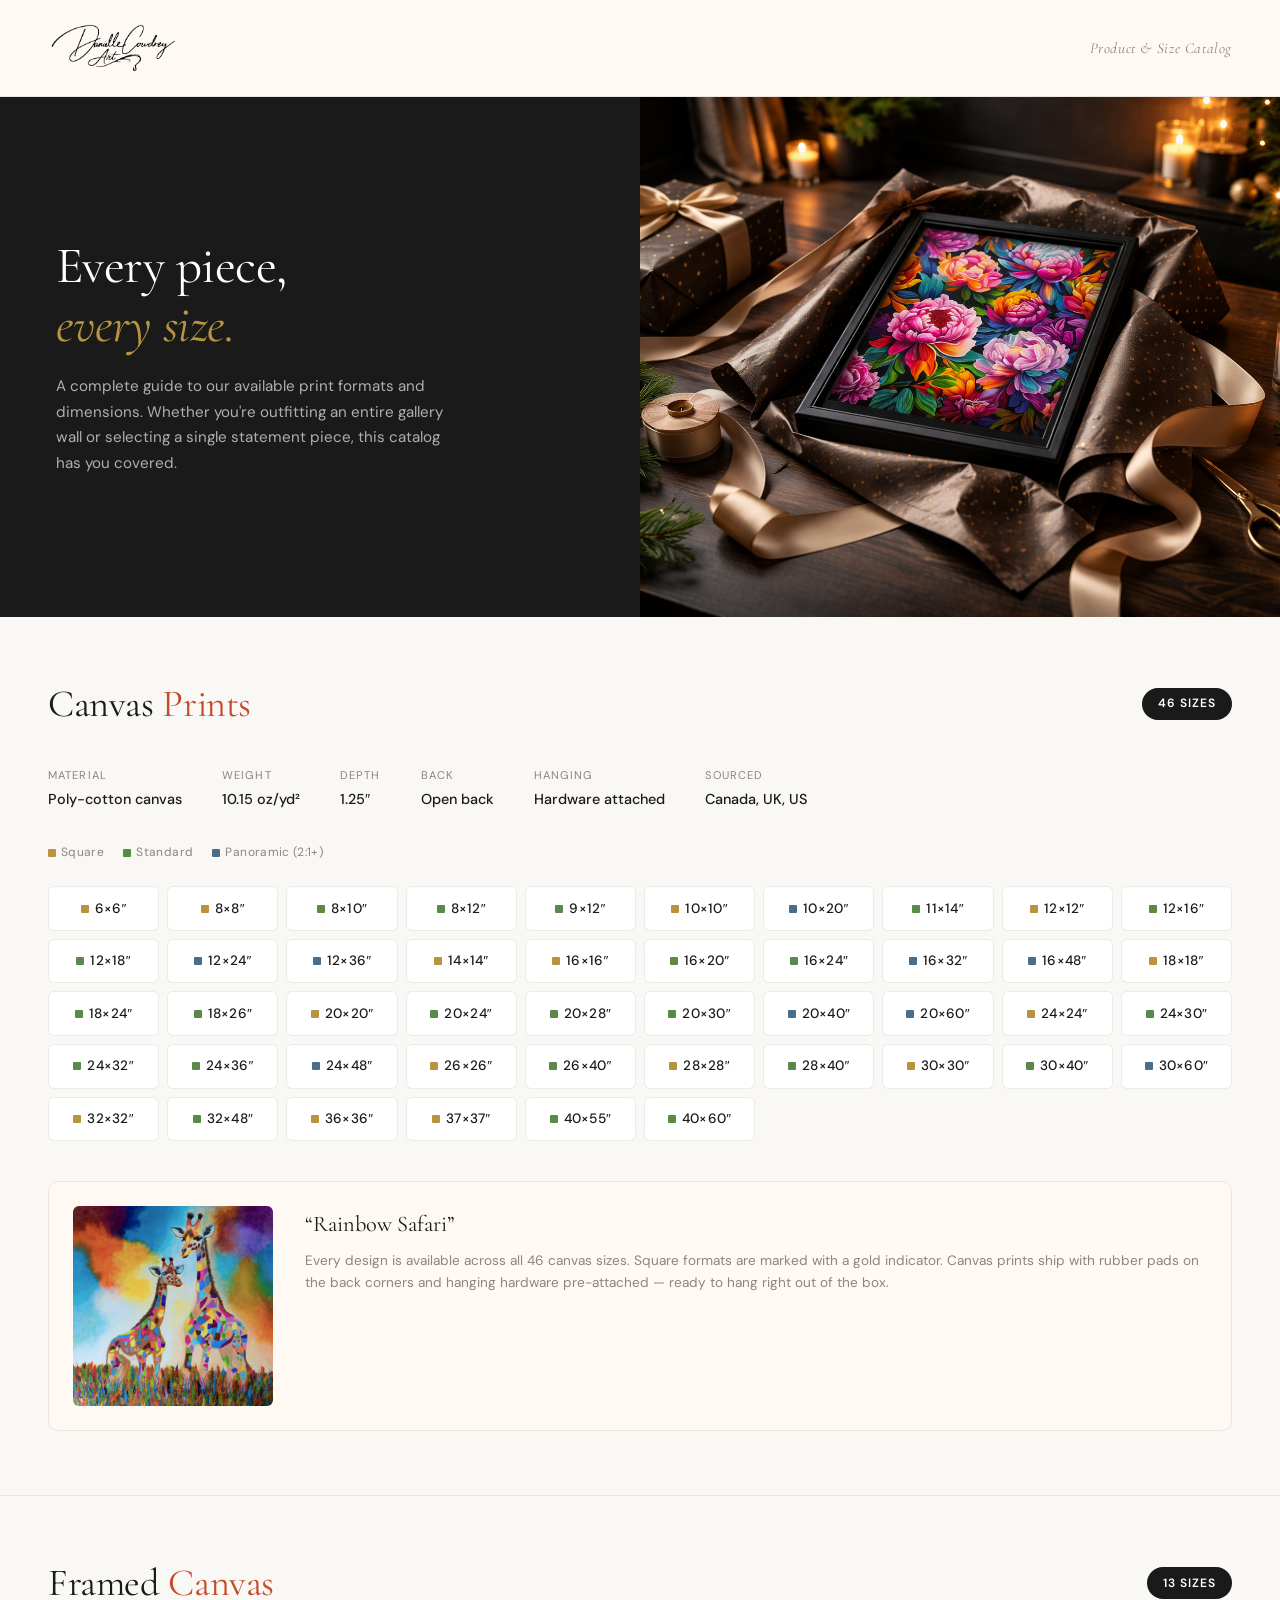
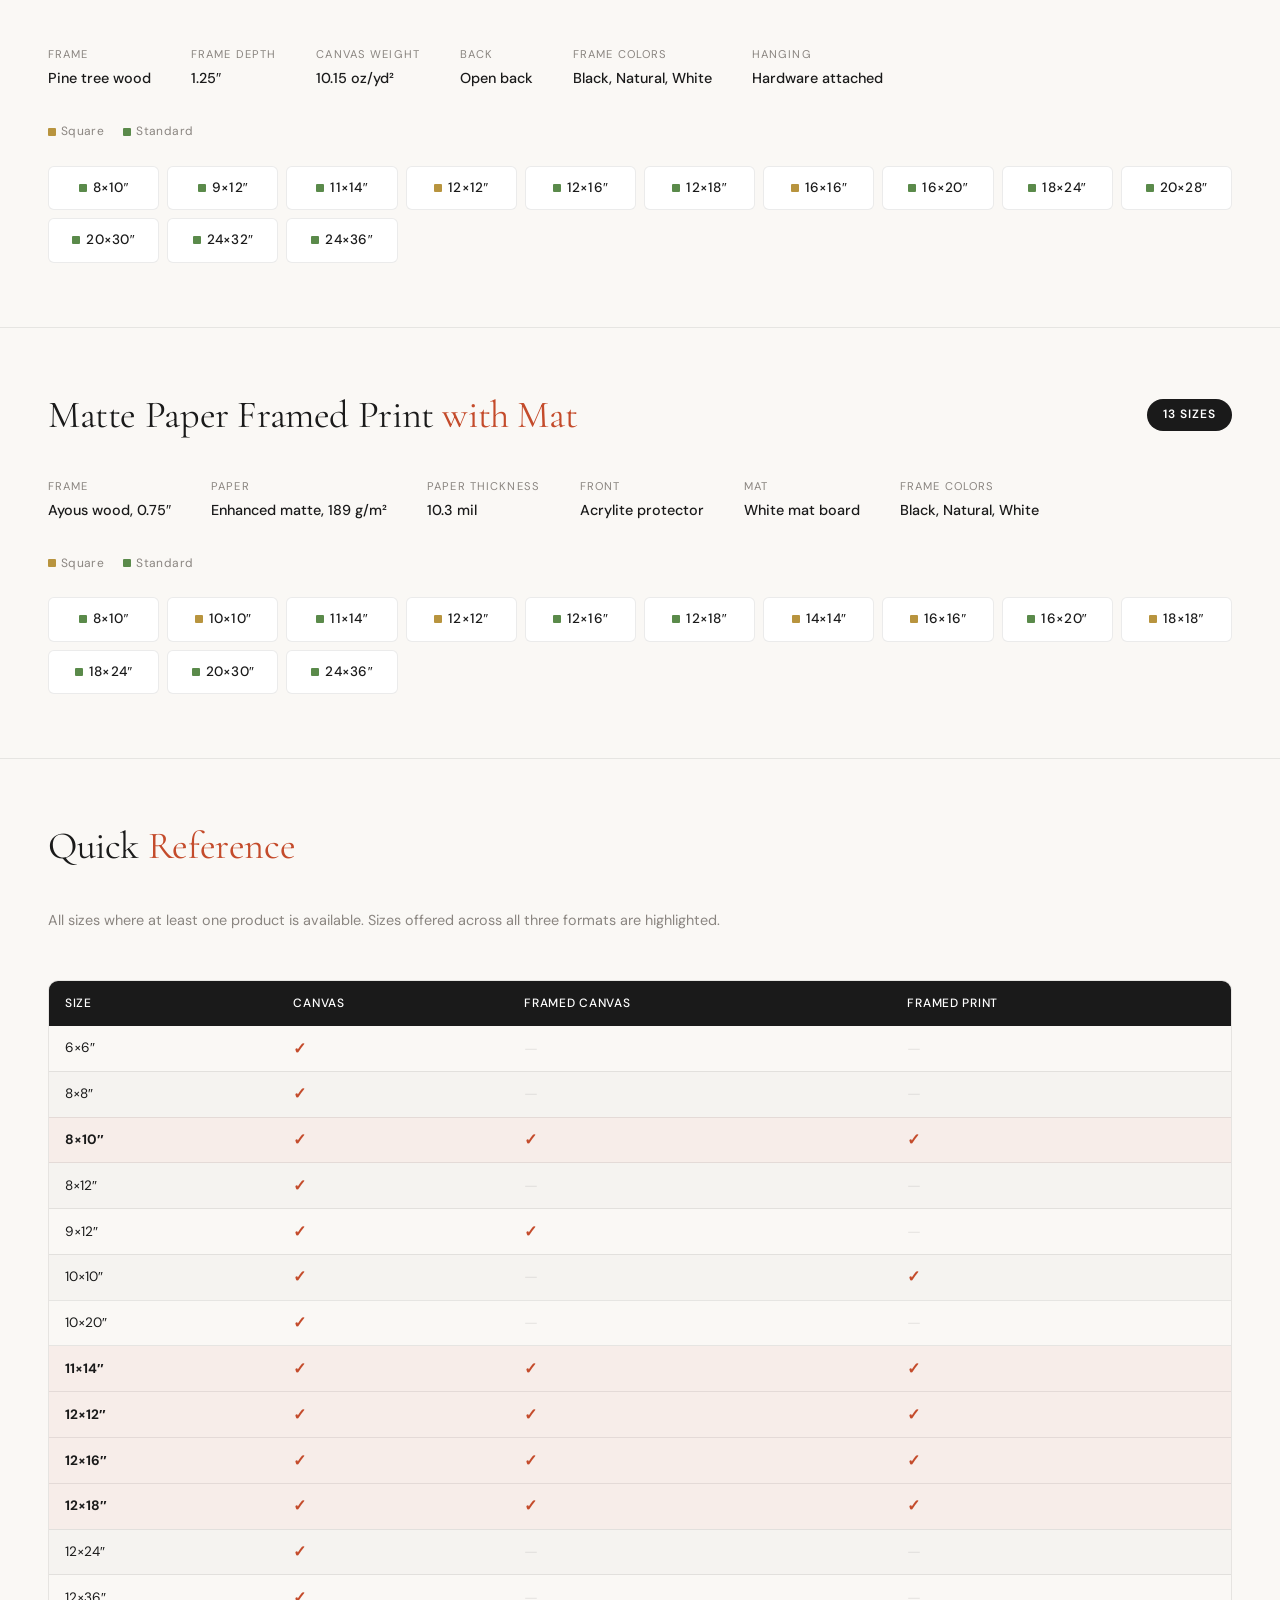
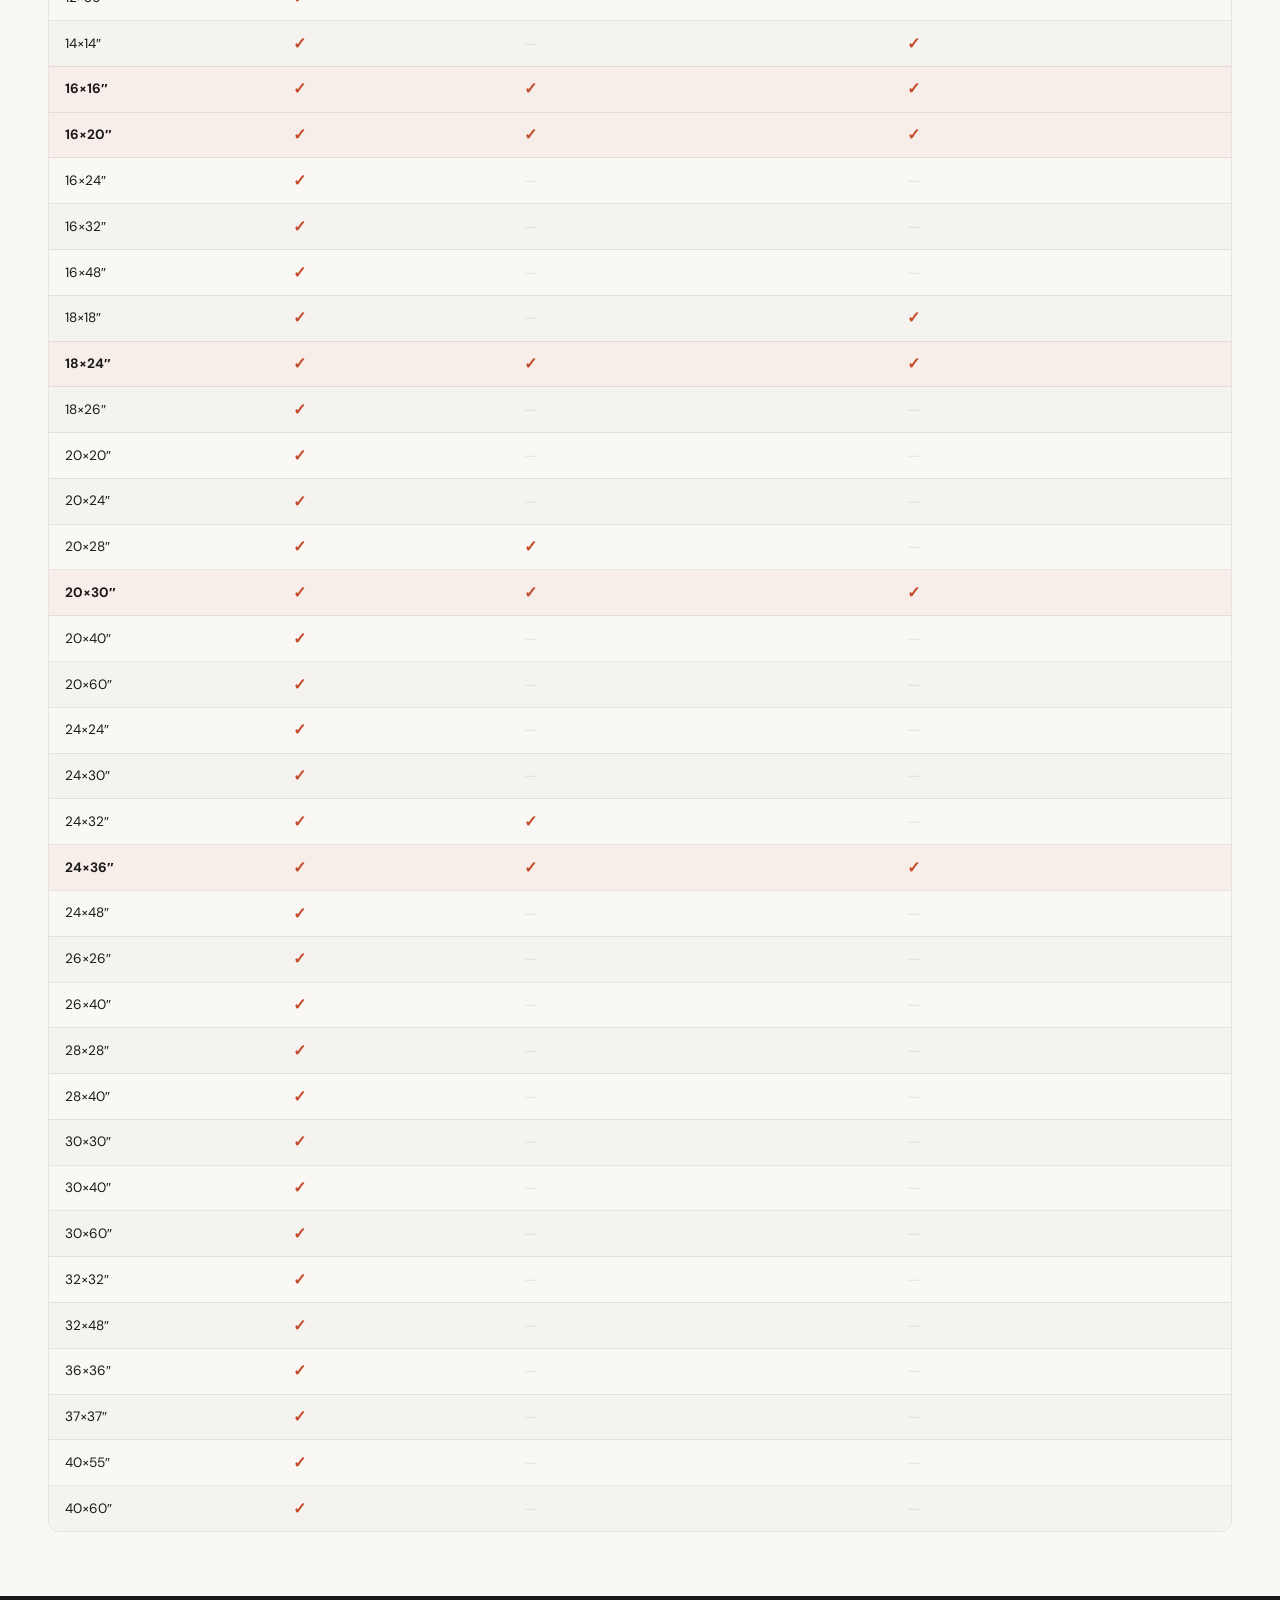
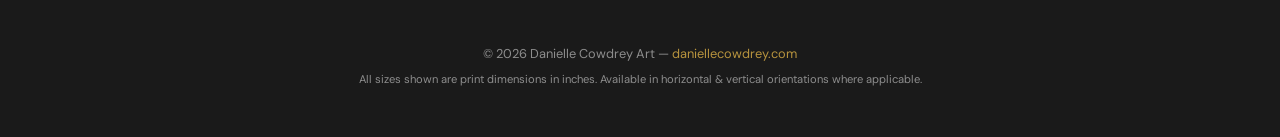
<file: index.html>
<!DOCTYPE html>
<html lang="en">
<head>
<meta charset="UTF-8">
<meta name="viewport" content="width=device-width, initial-scale=1.0">
<title>Danielle Cowdrey Art — Product Catalog</title>
<link rel="preconnect" href="https://fonts.googleapis.com">
<link href="https://fonts.googleapis.com/css2?family=Cormorant+Garamond:ital,wght@0,400;0,600;1,400&family=DM+Sans:wght@400;500;600&display=swap" rel="stylesheet">
<style>
*,*::before,*::after{margin:0;padding:0;box-sizing:border-box}
:root{
  --ink:#1a1a1a;
  --cream:#faf8f5;
  --warm-white:#fff9f4;
  --muted:#8a8580;
  --accent:#c44b2b;
  --gold:#b8943e;
  --border:rgba(0,0,0,.08);
  --serif:'Cormorant Garamond',Georgia,serif;
  --sans:'DM Sans','Helvetica Neue',sans-serif;
}
html{font-size:16px;scroll-behavior:smooth}
body{font-family:var(--sans);color:var(--ink);background:var(--cream);line-height:1.6;-webkit-font-smoothing:antialiased}

/* HEADER */
.header{
  display:flex;align-items:center;justify-content:space-between;
  padding:1.5rem 3rem;border-bottom:1px solid var(--border);
  background:var(--warm-white);position:sticky;top:0;z-index:100;
  backdrop-filter:blur(12px);
}
.header img{height:48px;width:auto}
.header-tag{font-family:var(--serif);font-size:.95rem;color:var(--muted);letter-spacing:.04em;font-style:italic}

/* HERO */
.hero{
  display:grid;grid-template-columns:1fr 1fr;min-height:520px;
  overflow:hidden;
}
.hero-text{
  display:flex;flex-direction:column;justify-content:center;
  padding:4rem 3.5rem;background:var(--ink);color:#fff;
}
.hero-text h1{
  font-family:var(--serif);font-size:3.2rem;font-weight:400;
  line-height:1.15;margin-bottom:1.2rem;letter-spacing:-.01em;
}
.hero-text h1 em{font-style:italic;color:var(--gold)}
.hero-text p{font-size:.95rem;color:rgba(255,255,255,.65);max-width:400px;line-height:1.7}
.hero-img{position:relative;overflow:hidden}
.hero-img img{width:100%;height:100%;object-fit:cover;display:block}

/* SECTION */
.catalog-section{padding:4rem 3rem}
.catalog-section + .catalog-section{border-top:1px solid var(--border)}

.section-header{
  display:grid;grid-template-columns:1fr auto;align-items:end;
  margin-bottom:2.5rem;gap:1rem;
}
.section-header h2{
  font-family:var(--serif);font-size:2.4rem;font-weight:400;
  line-height:1.2;letter-spacing:-.01em;
}
.section-header h2 span{color:var(--accent)}
.section-header .badge{
  font-size:.75rem;font-weight:600;letter-spacing:.08em;text-transform:uppercase;
  background:var(--ink);color:#fff;padding:.4rem 1rem;border-radius:2rem;
  white-space:nowrap;align-self:center;
}

.product-meta{
  display:flex;gap:2.5rem;margin-bottom:2rem;flex-wrap:wrap;
}
.product-meta dt{font-size:.7rem;text-transform:uppercase;letter-spacing:.1em;color:var(--muted);margin-bottom:.2rem}
.product-meta dd{font-size:.9rem;font-weight:500}

/* SIZE GRID */
.size-grid{
  display:grid;
  grid-template-columns:repeat(auto-fill,minmax(110px,1fr));
  gap:8px;
}
.size-chip{
  display:flex;align-items:center;justify-content:center;
  padding:.65rem .5rem;
  border:1px solid var(--border);
  border-radius:6px;
  font-size:.85rem;
  font-weight:500;
  letter-spacing:.02em;
  background:#fff;
  transition:all .15s ease;
  cursor:default;
}
.size-chip:hover{
  border-color:var(--accent);
  color:var(--accent);
  transform:translateY(-1px);
  box-shadow:0 2px 8px rgba(196,75,43,.1);
}
.size-chip::before{
  content:'';display:inline-block;width:8px;height:8px;
  border-radius:1px;margin-right:6px;flex-shrink:0;
}
.size-chip.square::before{background:var(--gold)}
.size-chip.standard::before{background:#5a8a4a}
.size-chip.pano::before{background:#4a6e8a}

/* ORIENTATION LEGEND */
.orient-row{
  display:flex;gap:1.2rem;margin-bottom:1.5rem;flex-wrap:wrap;align-items:center;
}
.orient-dot{
  display:flex;align-items:center;gap:5px;
  font-size:.75rem;color:var(--muted);letter-spacing:.03em;
}
.orient-dot span{display:inline-block;width:8px;height:8px;border-radius:1px}
.orient-dot.square span{background:var(--gold)}
.orient-dot.standard span{background:#5a8a4a}
.orient-dot.pano span{background:#4a6e8a}

/* ART PREVIEW */
.art-row{
  display:grid;grid-template-columns:200px 1fr;gap:2rem;
  align-items:start;margin-top:2.5rem;
  padding:1.5rem;background:var(--warm-white);border-radius:10px;
  border:1px solid var(--border);
}
.art-row img{width:100%;border-radius:6px;display:block}
.art-row-text h3{font-family:var(--serif);font-size:1.4rem;font-weight:400;margin-bottom:.5rem}
.art-row-text p{font-size:.85rem;color:var(--muted);line-height:1.6}

/* QUICK REF TABLE */
.quickref{
  margin-top:3rem;
  border:1px solid var(--border);border-radius:10px;overflow:hidden;
}
.quickref table{width:100%;border-collapse:collapse;font-size:.85rem}
.quickref thead{background:var(--ink);color:#fff}
.quickref th{padding:.8rem 1rem;text-align:left;font-weight:500;font-size:.75rem;letter-spacing:.06em;text-transform:uppercase}
.quickref td{padding:.6rem 1rem;border-bottom:1px solid var(--border)}
.quickref tr:last-child td{border-bottom:none}
.quickref tbody tr:nth-child(even){background:rgba(0,0,0,.02)}
.check{color:var(--accent);font-weight:700;font-size:1rem}
.dash{color:var(--border);font-size:1rem}

/* FOOTER */
.footer{
  padding:3rem;background:var(--ink);color:rgba(255,255,255,.5);
  text-align:center;font-size:.8rem;
}
.footer a{color:var(--gold);text-decoration:none}

/* RESPONSIVE */
@media(max-width:768px){
  .header{padding:1rem 1.5rem}
  .hero{grid-template-columns:1fr}
  .hero-text{padding:2.5rem 1.5rem}
  .hero-text h1{font-size:2.2rem}
  .catalog-section{padding:2.5rem 1.5rem}
  .section-header h2{font-size:1.8rem}
  .art-row{grid-template-columns:1fr}
  .size-grid{grid-template-columns:repeat(auto-fill,minmax(90px,1fr))}
}
</style>
</head>
<body>

<header class="header">
  <img src="logo.png" alt="Danielle Cowdrey Art">
  <span class="header-tag">Product &amp; Size Catalog</span>
</header>

<section class="hero">
  <div class="hero-text">
    <h1>Every piece,<br><em>every size.</em></h1>
    <p>A complete guide to our available print formats and dimensions. Whether you're outfitting an entire gallery wall or selecting a single statement piece, this catalog has you covered.</p>
  </div>
  <div class="hero-img">
    <img src="hero.png" alt="Danielle Cowdrey framed art print">
  </div>
</section>

<!-- CANVAS -->
<section class="catalog-section" id="canvas">
  <div class="section-header">
    <h2>Canvas <span>Prints</span></h2>
    <span class="badge">46 sizes</span>
  </div>

  <dl class="product-meta">
    <div><dt>Material</dt><dd>Poly-cotton canvas</dd></div>
    <div><dt>Weight</dt><dd>10.15 oz/yd&sup2;</dd></div>
    <div><dt>Depth</dt><dd>1.25&Prime;</dd></div>
    <div><dt>Back</dt><dd>Open back</dd></div>
    <div><dt>Hanging</dt><dd>Hardware attached</dd></div>
    <div><dt>Sourced</dt><dd>Canada, UK, US</dd></div>
  </dl>

  <div class="orient-row">
    <div class="orient-dot square"><span></span> Square</div>
    <div class="orient-dot standard"><span></span> Standard</div>
    <div class="orient-dot pano"><span></span> Panoramic (2:1+)</div>
  </div>

  <div class="size-grid">
    <div class="size-chip square">6&times;6&Prime;</div>
    <div class="size-chip square">8&times;8&Prime;</div>
    <div class="size-chip standard">8&times;10&Prime;</div>
    <div class="size-chip standard">8&times;12&Prime;</div>
    <div class="size-chip standard">9&times;12&Prime;</div>
    <div class="size-chip square">10&times;10&Prime;</div>
    <div class="size-chip pano">10&times;20&Prime;</div>
    <div class="size-chip standard">11&times;14&Prime;</div>
    <div class="size-chip square">12&times;12&Prime;</div>
    <div class="size-chip standard">12&times;16&Prime;</div>
    <div class="size-chip standard">12&times;18&Prime;</div>
    <div class="size-chip pano">12&times;24&Prime;</div>
    <div class="size-chip pano">12&times;36&Prime;</div>
    <div class="size-chip square">14&times;14&Prime;</div>
    <div class="size-chip square">16&times;16&Prime;</div>
    <div class="size-chip standard">16&times;20&Prime;</div>
    <div class="size-chip standard">16&times;24&Prime;</div>
    <div class="size-chip pano">16&times;32&Prime;</div>
    <div class="size-chip pano">16&times;48&Prime;</div>
    <div class="size-chip square">18&times;18&Prime;</div>
    <div class="size-chip standard">18&times;24&Prime;</div>
    <div class="size-chip standard">18&times;26&Prime;</div>
    <div class="size-chip square">20&times;20&Prime;</div>
    <div class="size-chip standard">20&times;24&Prime;</div>
    <div class="size-chip standard">20&times;28&Prime;</div>
    <div class="size-chip standard">20&times;30&Prime;</div>
    <div class="size-chip pano">20&times;40&Prime;</div>
    <div class="size-chip pano">20&times;60&Prime;</div>
    <div class="size-chip square">24&times;24&Prime;</div>
    <div class="size-chip standard">24&times;30&Prime;</div>
    <div class="size-chip standard">24&times;32&Prime;</div>
    <div class="size-chip standard">24&times;36&Prime;</div>
    <div class="size-chip pano">24&times;48&Prime;</div>
    <div class="size-chip square">26&times;26&Prime;</div>
    <div class="size-chip standard">26&times;40&Prime;</div>
    <div class="size-chip square">28&times;28&Prime;</div>
    <div class="size-chip standard">28&times;40&Prime;</div>
    <div class="size-chip square">30&times;30&Prime;</div>
    <div class="size-chip standard">30&times;40&Prime;</div>
    <div class="size-chip pano">30&times;60&Prime;</div>
    <div class="size-chip square">32&times;32&Prime;</div>
    <div class="size-chip standard">32&times;48&Prime;</div>
    <div class="size-chip square">36&times;36&Prime;</div>
    <div class="size-chip square">37&times;37&Prime;</div>
    <div class="size-chip standard">40&times;55&Prime;</div>
    <div class="size-chip standard">40&times;60&Prime;</div>
  </div>

  <div class="art-row">
    <img src="art.jpg" alt="Rainbow Safari by Danielle Cowdrey">
    <div class="art-row-text">
      <h3>&ldquo;Rainbow Safari&rdquo;</h3>
      <p>Every design is available across all 46 canvas sizes. Square formats are marked with a gold indicator. Canvas prints ship with rubber pads on the back corners and hanging hardware pre-attached &mdash; ready to hang right out of the box.</p>
    </div>
  </div>
</section>

<!-- FRAMED CANVAS -->
<section class="catalog-section" id="framed-canvas">
  <div class="section-header">
    <h2>Framed <span>Canvas</span></h2>
    <span class="badge">13 sizes</span>
  </div>

  <dl class="product-meta">
    <div><dt>Frame</dt><dd>Pine tree wood</dd></div>
    <div><dt>Frame depth</dt><dd>1.25&Prime;</dd></div>
    <div><dt>Canvas weight</dt><dd>10.15 oz/yd&sup2;</dd></div>
    <div><dt>Back</dt><dd>Open back</dd></div>
    <div><dt>Frame colors</dt><dd>Black, Natural, White</dd></div>
    <div><dt>Hanging</dt><dd>Hardware attached</dd></div>
  </dl>

  <div class="orient-row">
    <div class="orient-dot square"><span></span> Square</div>
    <div class="orient-dot standard"><span></span> Standard</div>
  </div>

  <div class="size-grid">
    <div class="size-chip standard">8&times;10&Prime;</div>
    <div class="size-chip standard">9&times;12&Prime;</div>
    <div class="size-chip standard">11&times;14&Prime;</div>
    <div class="size-chip square">12&times;12&Prime;</div>
    <div class="size-chip standard">12&times;16&Prime;</div>
    <div class="size-chip standard">12&times;18&Prime;</div>
    <div class="size-chip square">16&times;16&Prime;</div>
    <div class="size-chip standard">16&times;20&Prime;</div>
    <div class="size-chip standard">18&times;24&Prime;</div>
    <div class="size-chip standard">20&times;28&Prime;</div>
    <div class="size-chip standard">20&times;30&Prime;</div>
    <div class="size-chip standard">24&times;32&Prime;</div>
    <div class="size-chip standard">24&times;36&Prime;</div>
  </div>
</section>

<!-- FRAMED PRINT -->
<section class="catalog-section" id="framed-print">
  <div class="section-header">
    <h2>Matte Paper Framed Print <span>with Mat</span></h2>
    <span class="badge">13 sizes</span>
  </div>

  <dl class="product-meta">
    <div><dt>Frame</dt><dd>Ayous wood, 0.75&Prime;</dd></div>
    <div><dt>Paper</dt><dd>Enhanced matte, 189 g/m&sup2;</dd></div>
    <div><dt>Paper thickness</dt><dd>10.3 mil</dd></div>
    <div><dt>Front</dt><dd>Acrylite protector</dd></div>
    <div><dt>Mat</dt><dd>White mat board</dd></div>
    <div><dt>Frame colors</dt><dd>Black, Natural, White</dd></div>
  </dl>

  <div class="orient-row">
    <div class="orient-dot square"><span></span> Square</div>
    <div class="orient-dot standard"><span></span> Standard</div>
  </div>

  <div class="size-grid">
    <div class="size-chip standard">8&times;10&Prime;</div>
    <div class="size-chip square">10&times;10&Prime;</div>
    <div class="size-chip standard">11&times;14&Prime;</div>
    <div class="size-chip square">12&times;12&Prime;</div>
    <div class="size-chip standard">12&times;16&Prime;</div>
    <div class="size-chip standard">12&times;18&Prime;</div>
    <div class="size-chip square">14&times;14&Prime;</div>
    <div class="size-chip square">16&times;16&Prime;</div>
    <div class="size-chip standard">16&times;20&Prime;</div>
    <div class="size-chip square">18&times;18&Prime;</div>
    <div class="size-chip standard">18&times;24&Prime;</div>
    <div class="size-chip standard">20&times;30&Prime;</div>
    <div class="size-chip standard">24&times;36&Prime;</div>
  </div>
</section>

<!-- QUICK REFERENCE -->
<section class="catalog-section" id="quickref">
  <div class="section-header">
    <h2>Quick <span>Reference</span></h2>
  </div>
  <p style="font-size:.9rem;color:var(--muted);margin-bottom:1.5rem;">All sizes where at least one product is available. Sizes offered across all three formats are highlighted.</p>

  <div class="quickref">
    <table>
      <thead>
        <tr><th>Size</th><th>Canvas</th><th>Framed Canvas</th><th>Framed Print</th></tr>
      </thead>
      <tbody>
        <tr><td>6&times;6&Prime;</td><td class="check">&check;</td><td class="dash">&mdash;</td><td class="dash">&mdash;</td></tr>
        <tr><td>8&times;8&Prime;</td><td class="check">&check;</td><td class="dash">&mdash;</td><td class="dash">&mdash;</td></tr>
        <tr style="background:rgba(196,75,43,.06)"><td><strong>8&times;10&Prime;</strong></td><td class="check">&check;</td><td class="check">&check;</td><td class="check">&check;</td></tr>
        <tr><td>8&times;12&Prime;</td><td class="check">&check;</td><td class="dash">&mdash;</td><td class="dash">&mdash;</td></tr>
        <tr><td>9&times;12&Prime;</td><td class="check">&check;</td><td class="check">&check;</td><td class="dash">&mdash;</td></tr>
        <tr><td>10&times;10&Prime;</td><td class="check">&check;</td><td class="dash">&mdash;</td><td class="check">&check;</td></tr>
        <tr><td>10&times;20&Prime;</td><td class="check">&check;</td><td class="dash">&mdash;</td><td class="dash">&mdash;</td></tr>
        <tr style="background:rgba(196,75,43,.06)"><td><strong>11&times;14&Prime;</strong></td><td class="check">&check;</td><td class="check">&check;</td><td class="check">&check;</td></tr>
        <tr style="background:rgba(196,75,43,.06)"><td><strong>12&times;12&Prime;</strong></td><td class="check">&check;</td><td class="check">&check;</td><td class="check">&check;</td></tr>
        <tr style="background:rgba(196,75,43,.06)"><td><strong>12&times;16&Prime;</strong></td><td class="check">&check;</td><td class="check">&check;</td><td class="check">&check;</td></tr>
        <tr style="background:rgba(196,75,43,.06)"><td><strong>12&times;18&Prime;</strong></td><td class="check">&check;</td><td class="check">&check;</td><td class="check">&check;</td></tr>
        <tr><td>12&times;24&Prime;</td><td class="check">&check;</td><td class="dash">&mdash;</td><td class="dash">&mdash;</td></tr>
        <tr><td>12&times;36&Prime;</td><td class="check">&check;</td><td class="dash">&mdash;</td><td class="dash">&mdash;</td></tr>
        <tr><td>14&times;14&Prime;</td><td class="check">&check;</td><td class="dash">&mdash;</td><td class="check">&check;</td></tr>
        <tr style="background:rgba(196,75,43,.06)"><td><strong>16&times;16&Prime;</strong></td><td class="check">&check;</td><td class="check">&check;</td><td class="check">&check;</td></tr>
        <tr style="background:rgba(196,75,43,.06)"><td><strong>16&times;20&Prime;</strong></td><td class="check">&check;</td><td class="check">&check;</td><td class="check">&check;</td></tr>
        <tr><td>16&times;24&Prime;</td><td class="check">&check;</td><td class="dash">&mdash;</td><td class="dash">&mdash;</td></tr>
        <tr><td>16&times;32&Prime;</td><td class="check">&check;</td><td class="dash">&mdash;</td><td class="dash">&mdash;</td></tr>
        <tr><td>16&times;48&Prime;</td><td class="check">&check;</td><td class="dash">&mdash;</td><td class="dash">&mdash;</td></tr>
        <tr><td>18&times;18&Prime;</td><td class="check">&check;</td><td class="dash">&mdash;</td><td class="check">&check;</td></tr>
        <tr style="background:rgba(196,75,43,.06)"><td><strong>18&times;24&Prime;</strong></td><td class="check">&check;</td><td class="check">&check;</td><td class="check">&check;</td></tr>
        <tr><td>18&times;26&Prime;</td><td class="check">&check;</td><td class="dash">&mdash;</td><td class="dash">&mdash;</td></tr>
        <tr><td>20&times;20&Prime;</td><td class="check">&check;</td><td class="dash">&mdash;</td><td class="dash">&mdash;</td></tr>
        <tr><td>20&times;24&Prime;</td><td class="check">&check;</td><td class="dash">&mdash;</td><td class="dash">&mdash;</td></tr>
        <tr><td>20&times;28&Prime;</td><td class="check">&check;</td><td class="check">&check;</td><td class="dash">&mdash;</td></tr>
        <tr style="background:rgba(196,75,43,.06)"><td><strong>20&times;30&Prime;</strong></td><td class="check">&check;</td><td class="check">&check;</td><td class="check">&check;</td></tr>
        <tr><td>20&times;40&Prime;</td><td class="check">&check;</td><td class="dash">&mdash;</td><td class="dash">&mdash;</td></tr>
        <tr><td>20&times;60&Prime;</td><td class="check">&check;</td><td class="dash">&mdash;</td><td class="dash">&mdash;</td></tr>
        <tr><td>24&times;24&Prime;</td><td class="check">&check;</td><td class="dash">&mdash;</td><td class="dash">&mdash;</td></tr>
        <tr><td>24&times;30&Prime;</td><td class="check">&check;</td><td class="dash">&mdash;</td><td class="dash">&mdash;</td></tr>
        <tr><td>24&times;32&Prime;</td><td class="check">&check;</td><td class="check">&check;</td><td class="dash">&mdash;</td></tr>
        <tr style="background:rgba(196,75,43,.06)"><td><strong>24&times;36&Prime;</strong></td><td class="check">&check;</td><td class="check">&check;</td><td class="check">&check;</td></tr>
        <tr><td>24&times;48&Prime;</td><td class="check">&check;</td><td class="dash">&mdash;</td><td class="dash">&mdash;</td></tr>
        <tr><td>26&times;26&Prime;</td><td class="check">&check;</td><td class="dash">&mdash;</td><td class="dash">&mdash;</td></tr>
        <tr><td>26&times;40&Prime;</td><td class="check">&check;</td><td class="dash">&mdash;</td><td class="dash">&mdash;</td></tr>
        <tr><td>28&times;28&Prime;</td><td class="check">&check;</td><td class="dash">&mdash;</td><td class="dash">&mdash;</td></tr>
        <tr><td>28&times;40&Prime;</td><td class="check">&check;</td><td class="dash">&mdash;</td><td class="dash">&mdash;</td></tr>
        <tr><td>30&times;30&Prime;</td><td class="check">&check;</td><td class="dash">&mdash;</td><td class="dash">&mdash;</td></tr>
        <tr><td>30&times;40&Prime;</td><td class="check">&check;</td><td class="dash">&mdash;</td><td class="dash">&mdash;</td></tr>
        <tr><td>30&times;60&Prime;</td><td class="check">&check;</td><td class="dash">&mdash;</td><td class="dash">&mdash;</td></tr>
        <tr><td>32&times;32&Prime;</td><td class="check">&check;</td><td class="dash">&mdash;</td><td class="dash">&mdash;</td></tr>
        <tr><td>32&times;48&Prime;</td><td class="check">&check;</td><td class="dash">&mdash;</td><td class="dash">&mdash;</td></tr>
        <tr><td>36&times;36&Prime;</td><td class="check">&check;</td><td class="dash">&mdash;</td><td class="dash">&mdash;</td></tr>
        <tr><td>37&times;37&Prime;</td><td class="check">&check;</td><td class="dash">&mdash;</td><td class="dash">&mdash;</td></tr>
        <tr><td>40&times;55&Prime;</td><td class="check">&check;</td><td class="dash">&mdash;</td><td class="dash">&mdash;</td></tr>
        <tr><td>40&times;60&Prime;</td><td class="check">&check;</td><td class="dash">&mdash;</td><td class="dash">&mdash;</td></tr>
      </tbody>
    </table>
  </div>
</section>

<footer class="footer">
  <p>&copy; 2026 Danielle Cowdrey Art &mdash; <a href="https://daniellecowdrey.com">daniellecowdrey.com</a></p>
  <p style="margin-top:.4rem;font-size:.7rem;">All sizes shown are print dimensions in inches. Available in horizontal &amp; vertical orientations where applicable.</p>
</footer>

</body>
</html>
</file>
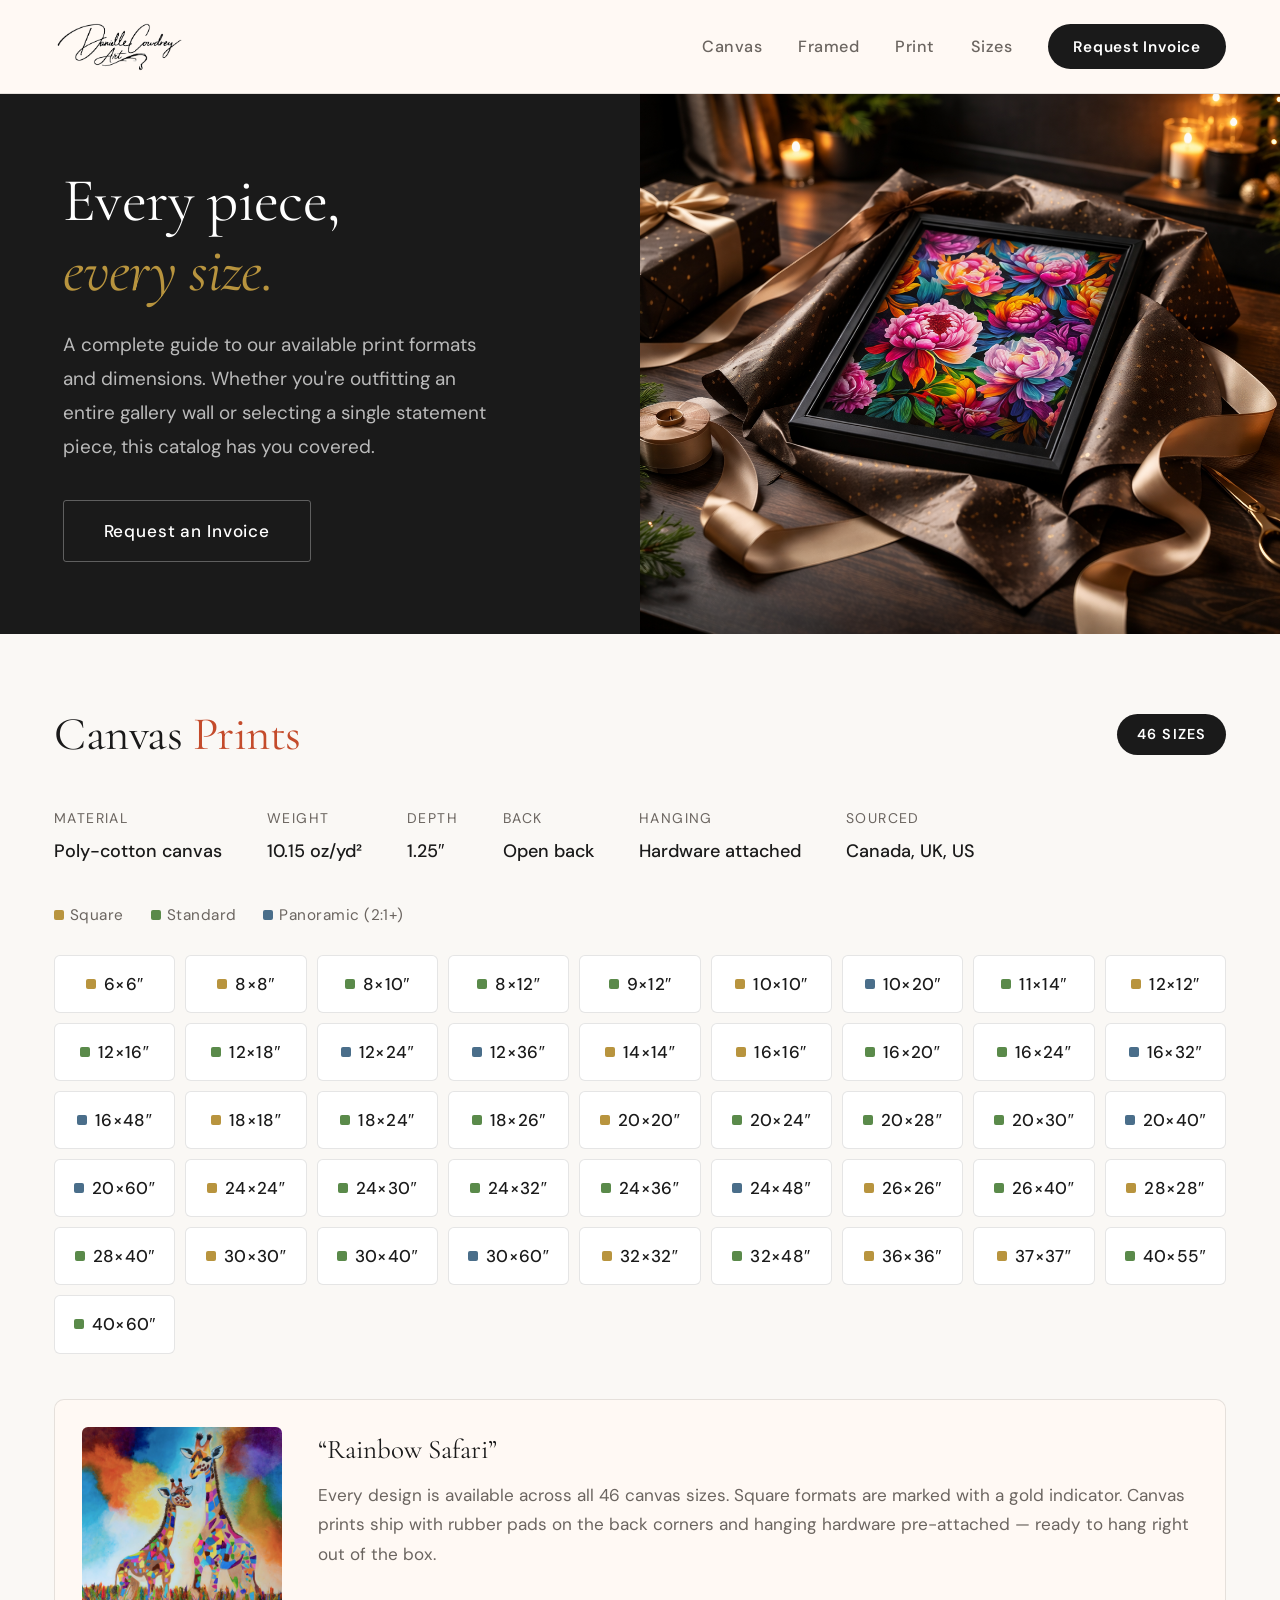
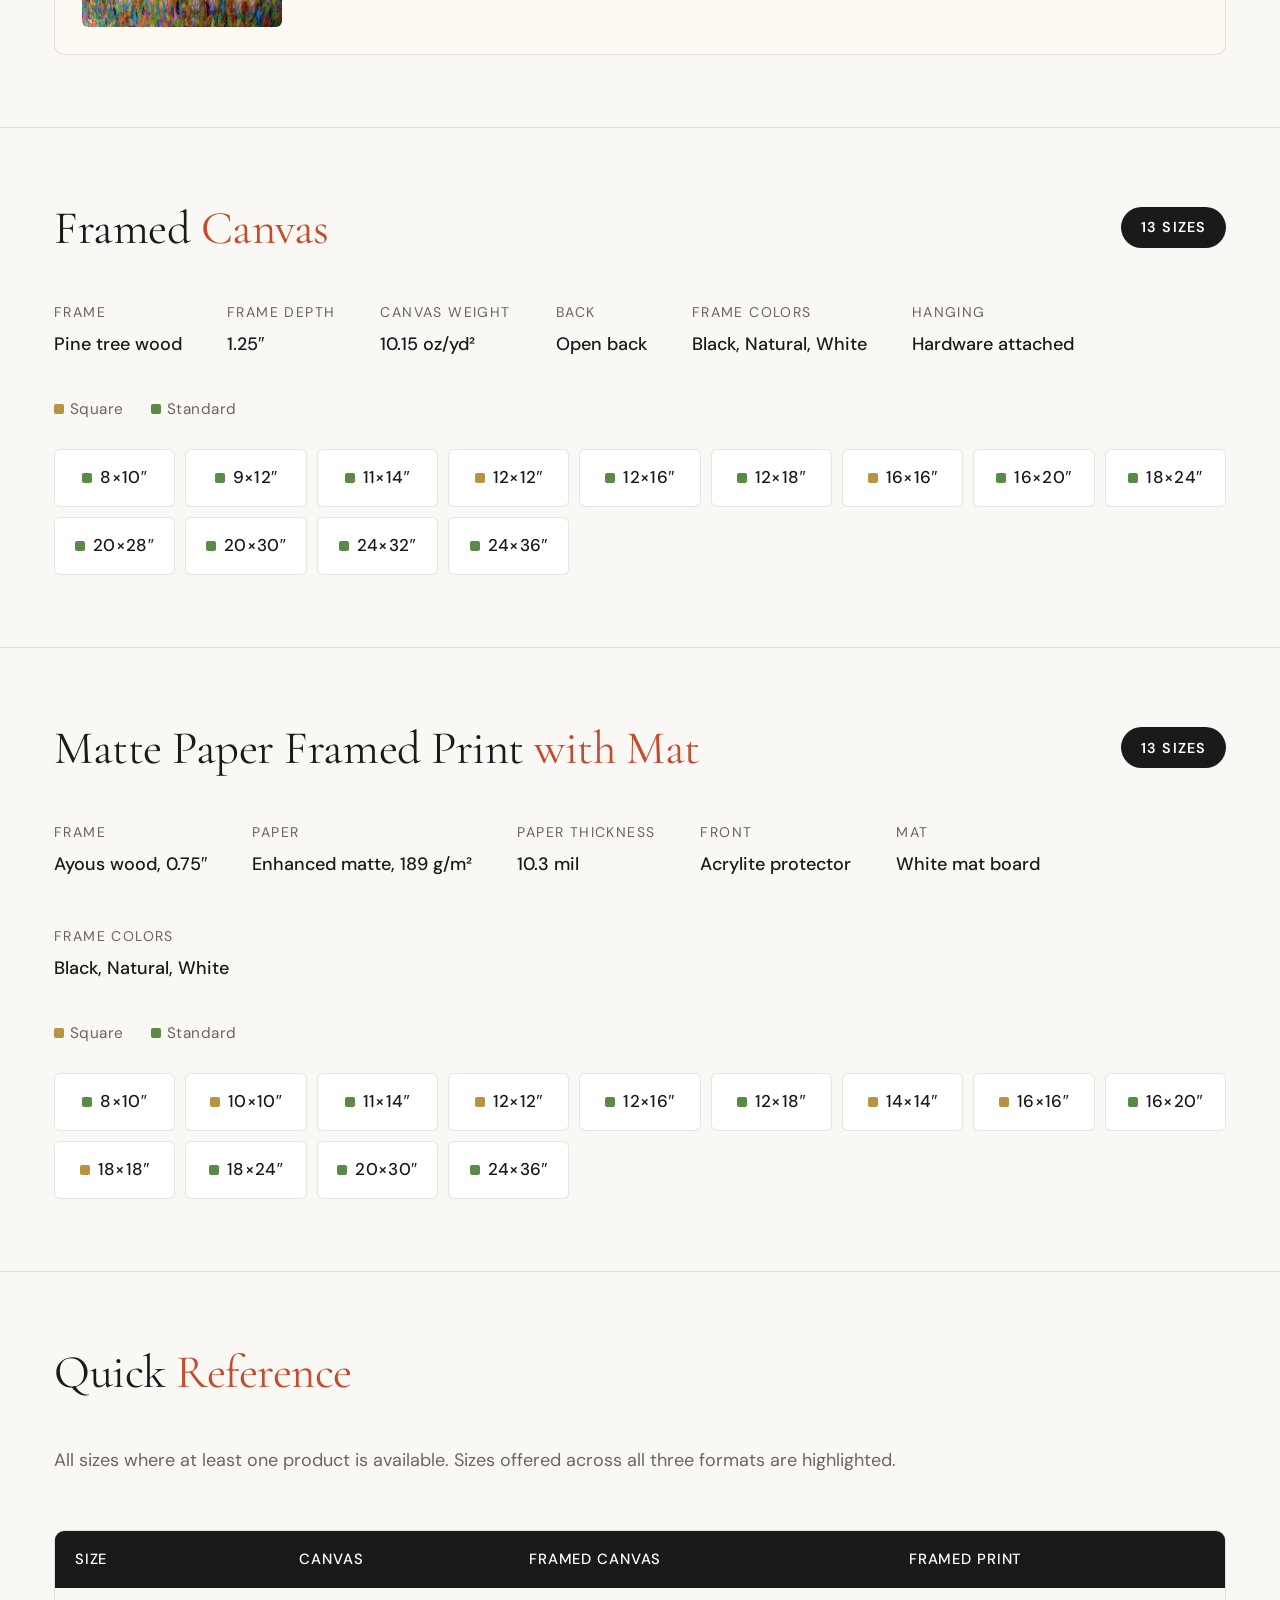
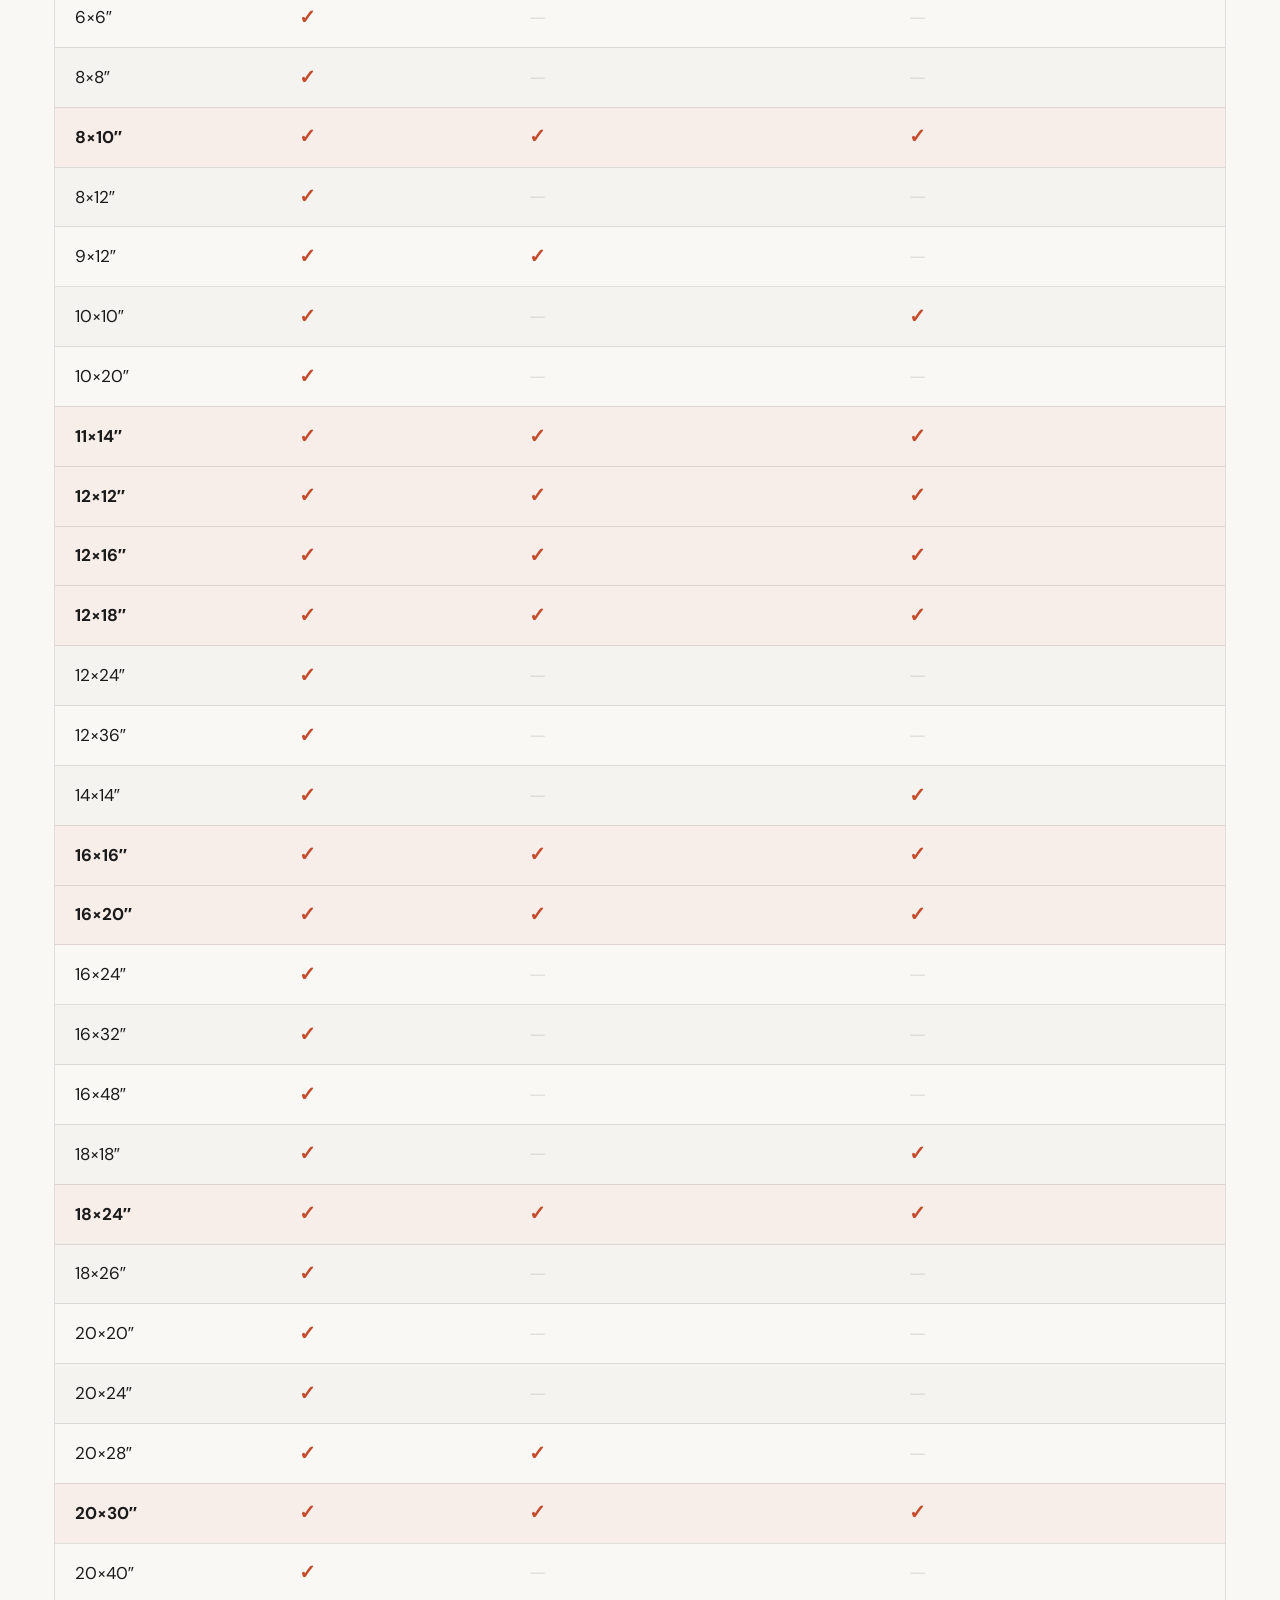
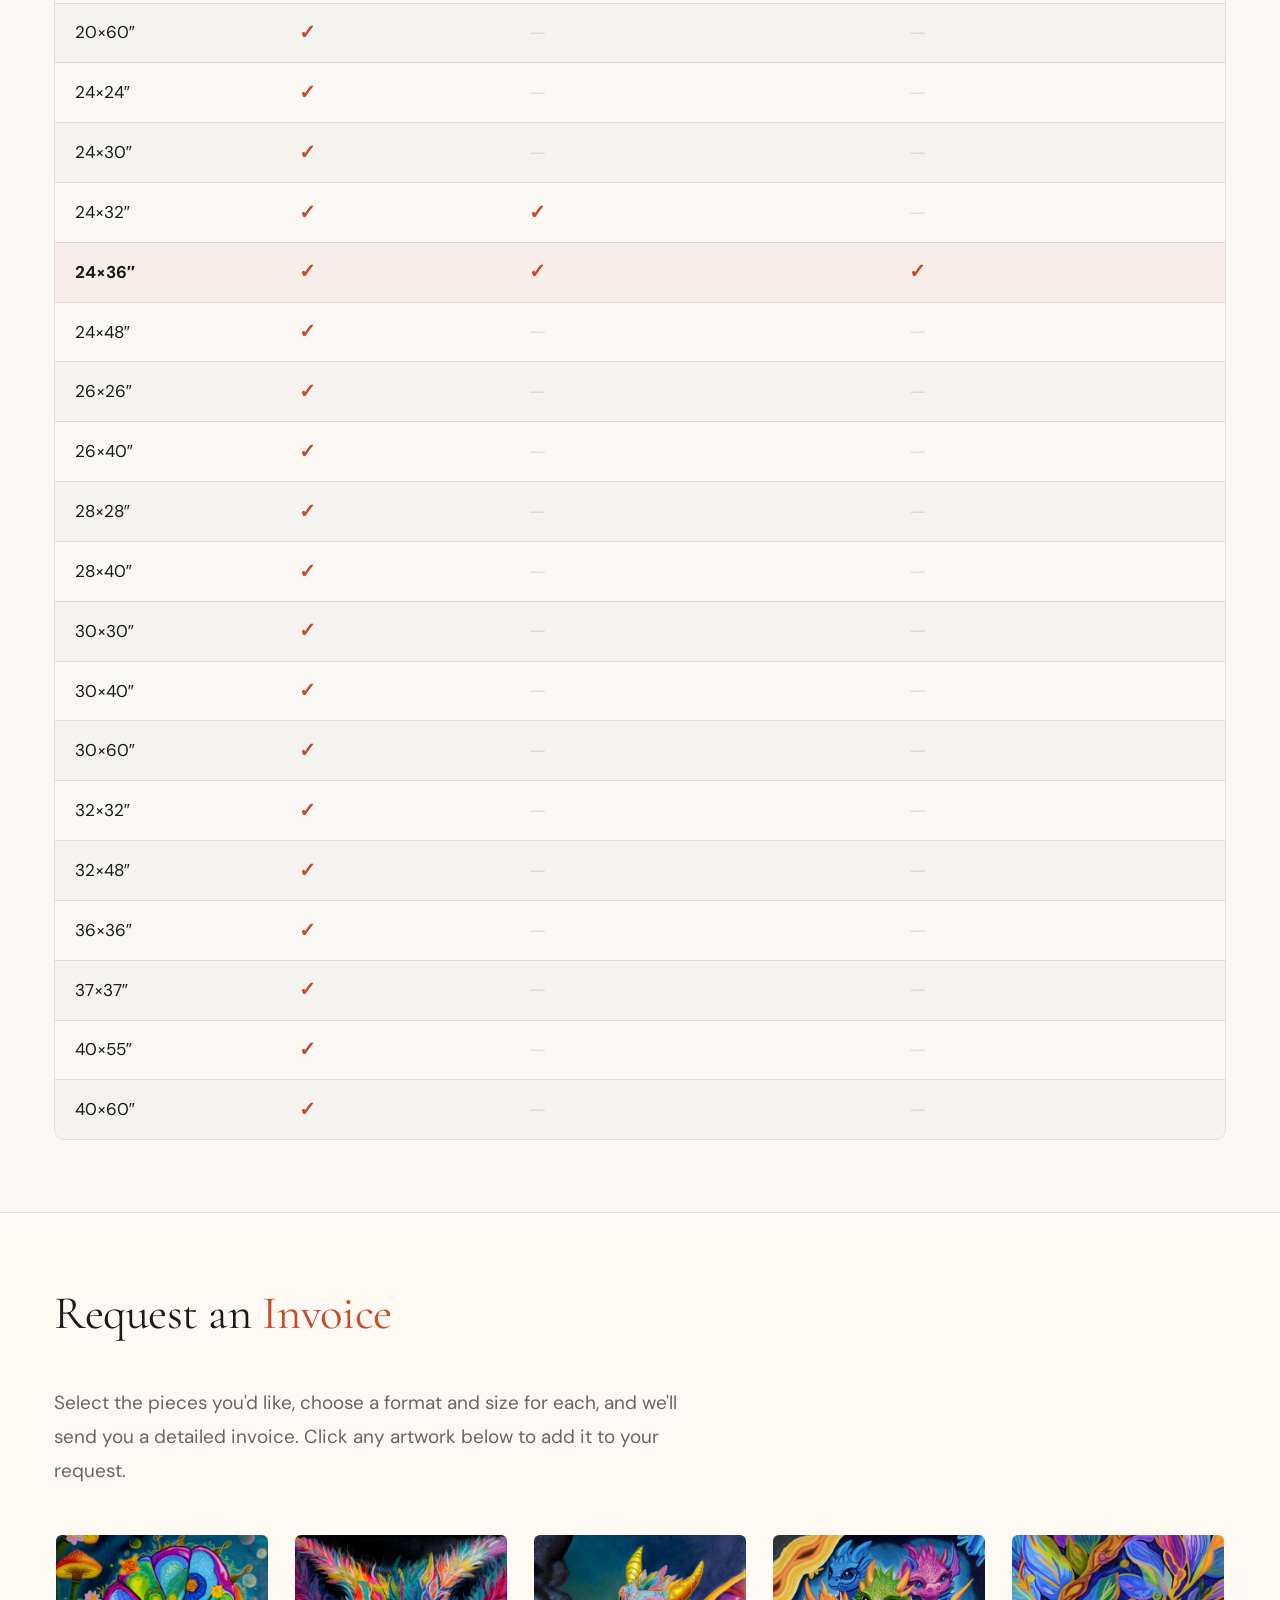
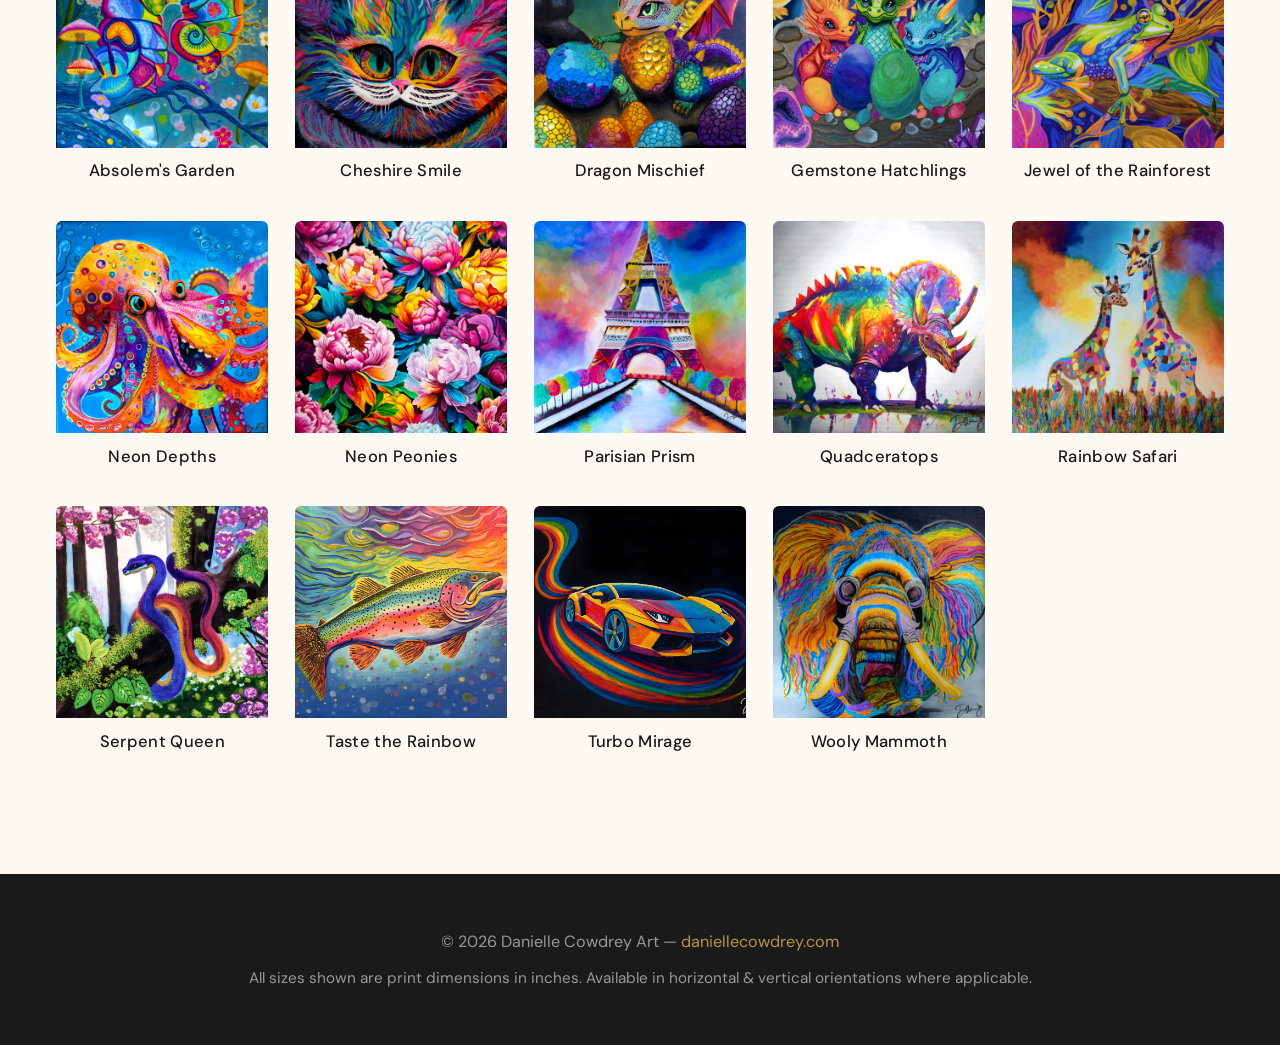
<file: static/index.html>
<!DOCTYPE html>
<html lang="en">
<head>
<meta charset="UTF-8">
<meta name="viewport" content="width=device-width, initial-scale=1.0">
<title>Danielle Cowdrey Art — Product Catalog</title>
<link rel="preconnect" href="https://fonts.googleapis.com">
<link href="https://fonts.googleapis.com/css2?family=Cormorant+Garamond:ital,wght@0,400;0,600;1,400&family=DM+Sans:wght@400;500;600&display=swap" rel="stylesheet">
<link rel="icon" type="image/png" sizes="32x32" href="/static/favicon-32.png">
<link rel="icon" type="image/png" sizes="483x483" href="/static/favicon.png">
<link rel="apple-touch-icon" sizes="180x180" href="/static/apple-touch-icon.png">
<link rel="stylesheet" href="/static/css/catalog.css">
</head>
<body>

<header class="header">
  <img src="/static/logo.png" alt="Danielle Cowdrey Art">
  <nav class="header-nav">
    <a href="#canvas">Canvas</a>
    <a href="#framed-canvas">Framed</a>
    <a href="#framed-print">Print</a>
    <a href="#quickref">Sizes</a>
    <a href="#request" class="nav-cta">Request Invoice</a>
  </nav>
</header>

<section class="hero">
  <div class="hero-text">
    <h1>Every piece,<br><em>every size.</em></h1>
    <p>A complete guide to our available print formats and dimensions. Whether you're outfitting an entire gallery wall or selecting a single statement piece, this catalog has you covered.</p>
    <a href="#request" class="hero-btn">Request an Invoice</a>
  </div>
  <div class="hero-img">
    <img src="/static/hero.png" alt="Danielle Cowdrey framed art print">
  </div>
</section>

<!-- CANVAS -->
<section class="catalog-section" id="canvas">
  <div class="section-header">
    <h2>Canvas <span>Prints</span></h2>
    <span class="badge">46 sizes</span>
  </div>

  <dl class="product-meta">
    <div><dt>Material</dt><dd>Poly-cotton canvas</dd></div>
    <div><dt>Weight</dt><dd>10.15 oz/yd&sup2;</dd></div>
    <div><dt>Depth</dt><dd>1.25&Prime;</dd></div>
    <div><dt>Back</dt><dd>Open back</dd></div>
    <div><dt>Hanging</dt><dd>Hardware attached</dd></div>
    <div><dt>Sourced</dt><dd>Canada, UK, US</dd></div>
  </dl>

  <div class="orient-row">
    <div class="orient-dot square"><span></span> Square</div>
    <div class="orient-dot standard"><span></span> Standard</div>
    <div class="orient-dot pano"><span></span> Panoramic (2:1+)</div>
  </div>

  <div class="size-grid">
    <div class="size-chip square">6&times;6&Prime;</div>
    <div class="size-chip square">8&times;8&Prime;</div>
    <div class="size-chip standard">8&times;10&Prime;</div>
    <div class="size-chip standard">8&times;12&Prime;</div>
    <div class="size-chip standard">9&times;12&Prime;</div>
    <div class="size-chip square">10&times;10&Prime;</div>
    <div class="size-chip pano">10&times;20&Prime;</div>
    <div class="size-chip standard">11&times;14&Prime;</div>
    <div class="size-chip square">12&times;12&Prime;</div>
    <div class="size-chip standard">12&times;16&Prime;</div>
    <div class="size-chip standard">12&times;18&Prime;</div>
    <div class="size-chip pano">12&times;24&Prime;</div>
    <div class="size-chip pano">12&times;36&Prime;</div>
    <div class="size-chip square">14&times;14&Prime;</div>
    <div class="size-chip square">16&times;16&Prime;</div>
    <div class="size-chip standard">16&times;20&Prime;</div>
    <div class="size-chip standard">16&times;24&Prime;</div>
    <div class="size-chip pano">16&times;32&Prime;</div>
    <div class="size-chip pano">16&times;48&Prime;</div>
    <div class="size-chip square">18&times;18&Prime;</div>
    <div class="size-chip standard">18&times;24&Prime;</div>
    <div class="size-chip standard">18&times;26&Prime;</div>
    <div class="size-chip square">20&times;20&Prime;</div>
    <div class="size-chip standard">20&times;24&Prime;</div>
    <div class="size-chip standard">20&times;28&Prime;</div>
    <div class="size-chip standard">20&times;30&Prime;</div>
    <div class="size-chip pano">20&times;40&Prime;</div>
    <div class="size-chip pano">20&times;60&Prime;</div>
    <div class="size-chip square">24&times;24&Prime;</div>
    <div class="size-chip standard">24&times;30&Prime;</div>
    <div class="size-chip standard">24&times;32&Prime;</div>
    <div class="size-chip standard">24&times;36&Prime;</div>
    <div class="size-chip pano">24&times;48&Prime;</div>
    <div class="size-chip square">26&times;26&Prime;</div>
    <div class="size-chip standard">26&times;40&Prime;</div>
    <div class="size-chip square">28&times;28&Prime;</div>
    <div class="size-chip standard">28&times;40&Prime;</div>
    <div class="size-chip square">30&times;30&Prime;</div>
    <div class="size-chip standard">30&times;40&Prime;</div>
    <div class="size-chip pano">30&times;60&Prime;</div>
    <div class="size-chip square">32&times;32&Prime;</div>
    <div class="size-chip standard">32&times;48&Prime;</div>
    <div class="size-chip square">36&times;36&Prime;</div>
    <div class="size-chip square">37&times;37&Prime;</div>
    <div class="size-chip standard">40&times;55&Prime;</div>
    <div class="size-chip standard">40&times;60&Prime;</div>
  </div>

  <div class="art-row">
    <img src="/static/art.jpg" alt="Rainbow Safari by Danielle Cowdrey">
    <div class="art-row-text">
      <h3>&ldquo;Rainbow Safari&rdquo;</h3>
      <p>Every design is available across all 46 canvas sizes. Square formats are marked with a gold indicator. Canvas prints ship with rubber pads on the back corners and hanging hardware pre-attached &mdash; ready to hang right out of the box.</p>
    </div>
  </div>
</section>

<!-- FRAMED CANVAS -->
<section class="catalog-section" id="framed-canvas">
  <div class="section-header">
    <h2>Framed <span>Canvas</span></h2>
    <span class="badge">13 sizes</span>
  </div>

  <dl class="product-meta">
    <div><dt>Frame</dt><dd>Pine tree wood</dd></div>
    <div><dt>Frame depth</dt><dd>1.25&Prime;</dd></div>
    <div><dt>Canvas weight</dt><dd>10.15 oz/yd&sup2;</dd></div>
    <div><dt>Back</dt><dd>Open back</dd></div>
    <div><dt>Frame colors</dt><dd>Black, Natural, White</dd></div>
    <div><dt>Hanging</dt><dd>Hardware attached</dd></div>
  </dl>

  <div class="orient-row">
    <div class="orient-dot square"><span></span> Square</div>
    <div class="orient-dot standard"><span></span> Standard</div>
  </div>

  <div class="size-grid">
    <div class="size-chip standard">8&times;10&Prime;</div>
    <div class="size-chip standard">9&times;12&Prime;</div>
    <div class="size-chip standard">11&times;14&Prime;</div>
    <div class="size-chip square">12&times;12&Prime;</div>
    <div class="size-chip standard">12&times;16&Prime;</div>
    <div class="size-chip standard">12&times;18&Prime;</div>
    <div class="size-chip square">16&times;16&Prime;</div>
    <div class="size-chip standard">16&times;20&Prime;</div>
    <div class="size-chip standard">18&times;24&Prime;</div>
    <div class="size-chip standard">20&times;28&Prime;</div>
    <div class="size-chip standard">20&times;30&Prime;</div>
    <div class="size-chip standard">24&times;32&Prime;</div>
    <div class="size-chip standard">24&times;36&Prime;</div>
  </div>
</section>

<!-- FRAMED PRINT -->
<section class="catalog-section" id="framed-print">
  <div class="section-header">
    <h2>Matte Paper Framed Print <span>with Mat</span></h2>
    <span class="badge">13 sizes</span>
  </div>

  <dl class="product-meta">
    <div><dt>Frame</dt><dd>Ayous wood, 0.75&Prime;</dd></div>
    <div><dt>Paper</dt><dd>Enhanced matte, 189 g/m&sup2;</dd></div>
    <div><dt>Paper thickness</dt><dd>10.3 mil</dd></div>
    <div><dt>Front</dt><dd>Acrylite protector</dd></div>
    <div><dt>Mat</dt><dd>White mat board</dd></div>
    <div><dt>Frame colors</dt><dd>Black, Natural, White</dd></div>
  </dl>

  <div class="orient-row">
    <div class="orient-dot square"><span></span> Square</div>
    <div class="orient-dot standard"><span></span> Standard</div>
  </div>

  <div class="size-grid">
    <div class="size-chip standard">8&times;10&Prime;</div>
    <div class="size-chip square">10&times;10&Prime;</div>
    <div class="size-chip standard">11&times;14&Prime;</div>
    <div class="size-chip square">12&times;12&Prime;</div>
    <div class="size-chip standard">12&times;16&Prime;</div>
    <div class="size-chip standard">12&times;18&Prime;</div>
    <div class="size-chip square">14&times;14&Prime;</div>
    <div class="size-chip square">16&times;16&Prime;</div>
    <div class="size-chip standard">16&times;20&Prime;</div>
    <div class="size-chip square">18&times;18&Prime;</div>
    <div class="size-chip standard">18&times;24&Prime;</div>
    <div class="size-chip standard">20&times;30&Prime;</div>
    <div class="size-chip standard">24&times;36&Prime;</div>
  </div>
</section>

<!-- QUICK REFERENCE -->
<section class="catalog-section" id="quickref">
  <div class="section-header">
    <h2>Quick <span>Reference</span></h2>
  </div>
  <p style="font-size:1rem;color:var(--muted);margin-bottom:1.5rem;">All sizes where at least one product is available. Sizes offered across all three formats are highlighted.</p>

  <div class="quickref">
    <table>
      <thead>
        <tr><th>Size</th><th>Canvas</th><th>Framed Canvas</th><th>Framed Print</th></tr>
      </thead>
      <tbody>
        <tr><td>6&times;6&Prime;</td><td class="check">&check;</td><td class="dash">&mdash;</td><td class="dash">&mdash;</td></tr>
        <tr><td>8&times;8&Prime;</td><td class="check">&check;</td><td class="dash">&mdash;</td><td class="dash">&mdash;</td></tr>
        <tr style="background:rgba(196,75,43,.06)"><td><strong>8&times;10&Prime;</strong></td><td class="check">&check;</td><td class="check">&check;</td><td class="check">&check;</td></tr>
        <tr><td>8&times;12&Prime;</td><td class="check">&check;</td><td class="dash">&mdash;</td><td class="dash">&mdash;</td></tr>
        <tr><td>9&times;12&Prime;</td><td class="check">&check;</td><td class="check">&check;</td><td class="dash">&mdash;</td></tr>
        <tr><td>10&times;10&Prime;</td><td class="check">&check;</td><td class="dash">&mdash;</td><td class="check">&check;</td></tr>
        <tr><td>10&times;20&Prime;</td><td class="check">&check;</td><td class="dash">&mdash;</td><td class="dash">&mdash;</td></tr>
        <tr style="background:rgba(196,75,43,.06)"><td><strong>11&times;14&Prime;</strong></td><td class="check">&check;</td><td class="check">&check;</td><td class="check">&check;</td></tr>
        <tr style="background:rgba(196,75,43,.06)"><td><strong>12&times;12&Prime;</strong></td><td class="check">&check;</td><td class="check">&check;</td><td class="check">&check;</td></tr>
        <tr style="background:rgba(196,75,43,.06)"><td><strong>12&times;16&Prime;</strong></td><td class="check">&check;</td><td class="check">&check;</td><td class="check">&check;</td></tr>
        <tr style="background:rgba(196,75,43,.06)"><td><strong>12&times;18&Prime;</strong></td><td class="check">&check;</td><td class="check">&check;</td><td class="check">&check;</td></tr>
        <tr><td>12&times;24&Prime;</td><td class="check">&check;</td><td class="dash">&mdash;</td><td class="dash">&mdash;</td></tr>
        <tr><td>12&times;36&Prime;</td><td class="check">&check;</td><td class="dash">&mdash;</td><td class="dash">&mdash;</td></tr>
        <tr><td>14&times;14&Prime;</td><td class="check">&check;</td><td class="dash">&mdash;</td><td class="check">&check;</td></tr>
        <tr style="background:rgba(196,75,43,.06)"><td><strong>16&times;16&Prime;</strong></td><td class="check">&check;</td><td class="check">&check;</td><td class="check">&check;</td></tr>
        <tr style="background:rgba(196,75,43,.06)"><td><strong>16&times;20&Prime;</strong></td><td class="check">&check;</td><td class="check">&check;</td><td class="check">&check;</td></tr>
        <tr><td>16&times;24&Prime;</td><td class="check">&check;</td><td class="dash">&mdash;</td><td class="dash">&mdash;</td></tr>
        <tr><td>16&times;32&Prime;</td><td class="check">&check;</td><td class="dash">&mdash;</td><td class="dash">&mdash;</td></tr>
        <tr><td>16&times;48&Prime;</td><td class="check">&check;</td><td class="dash">&mdash;</td><td class="dash">&mdash;</td></tr>
        <tr><td>18&times;18&Prime;</td><td class="check">&check;</td><td class="dash">&mdash;</td><td class="check">&check;</td></tr>
        <tr style="background:rgba(196,75,43,.06)"><td><strong>18&times;24&Prime;</strong></td><td class="check">&check;</td><td class="check">&check;</td><td class="check">&check;</td></tr>
        <tr><td>18&times;26&Prime;</td><td class="check">&check;</td><td class="dash">&mdash;</td><td class="dash">&mdash;</td></tr>
        <tr><td>20&times;20&Prime;</td><td class="check">&check;</td><td class="dash">&mdash;</td><td class="dash">&mdash;</td></tr>
        <tr><td>20&times;24&Prime;</td><td class="check">&check;</td><td class="dash">&mdash;</td><td class="dash">&mdash;</td></tr>
        <tr><td>20&times;28&Prime;</td><td class="check">&check;</td><td class="check">&check;</td><td class="dash">&mdash;</td></tr>
        <tr style="background:rgba(196,75,43,.06)"><td><strong>20&times;30&Prime;</strong></td><td class="check">&check;</td><td class="check">&check;</td><td class="check">&check;</td></tr>
        <tr><td>20&times;40&Prime;</td><td class="check">&check;</td><td class="dash">&mdash;</td><td class="dash">&mdash;</td></tr>
        <tr><td>20&times;60&Prime;</td><td class="check">&check;</td><td class="dash">&mdash;</td><td class="dash">&mdash;</td></tr>
        <tr><td>24&times;24&Prime;</td><td class="check">&check;</td><td class="dash">&mdash;</td><td class="dash">&mdash;</td></tr>
        <tr><td>24&times;30&Prime;</td><td class="check">&check;</td><td class="dash">&mdash;</td><td class="dash">&mdash;</td></tr>
        <tr><td>24&times;32&Prime;</td><td class="check">&check;</td><td class="check">&check;</td><td class="dash">&mdash;</td></tr>
        <tr style="background:rgba(196,75,43,.06)"><td><strong>24&times;36&Prime;</strong></td><td class="check">&check;</td><td class="check">&check;</td><td class="check">&check;</td></tr>
        <tr><td>24&times;48&Prime;</td><td class="check">&check;</td><td class="dash">&mdash;</td><td class="dash">&mdash;</td></tr>
        <tr><td>26&times;26&Prime;</td><td class="check">&check;</td><td class="dash">&mdash;</td><td class="dash">&mdash;</td></tr>
        <tr><td>26&times;40&Prime;</td><td class="check">&check;</td><td class="dash">&mdash;</td><td class="dash">&mdash;</td></tr>
        <tr><td>28&times;28&Prime;</td><td class="check">&check;</td><td class="dash">&mdash;</td><td class="dash">&mdash;</td></tr>
        <tr><td>28&times;40&Prime;</td><td class="check">&check;</td><td class="dash">&mdash;</td><td class="dash">&mdash;</td></tr>
        <tr><td>30&times;30&Prime;</td><td class="check">&check;</td><td class="dash">&mdash;</td><td class="dash">&mdash;</td></tr>
        <tr><td>30&times;40&Prime;</td><td class="check">&check;</td><td class="dash">&mdash;</td><td class="dash">&mdash;</td></tr>
        <tr><td>30&times;60&Prime;</td><td class="check">&check;</td><td class="dash">&mdash;</td><td class="dash">&mdash;</td></tr>
        <tr><td>32&times;32&Prime;</td><td class="check">&check;</td><td class="dash">&mdash;</td><td class="dash">&mdash;</td></tr>
        <tr><td>32&times;48&Prime;</td><td class="check">&check;</td><td class="dash">&mdash;</td><td class="dash">&mdash;</td></tr>
        <tr><td>36&times;36&Prime;</td><td class="check">&check;</td><td class="dash">&mdash;</td><td class="dash">&mdash;</td></tr>
        <tr><td>37&times;37&Prime;</td><td class="check">&check;</td><td class="dash">&mdash;</td><td class="dash">&mdash;</td></tr>
        <tr><td>40&times;55&Prime;</td><td class="check">&check;</td><td class="dash">&mdash;</td><td class="dash">&mdash;</td></tr>
        <tr><td>40&times;60&Prime;</td><td class="check">&check;</td><td class="dash">&mdash;</td><td class="dash">&mdash;</td></tr>
      </tbody>
    </table>
  </div>
</section>

<!-- REQUEST AN INVOICE -->
<section class="catalog-section request-section" id="request">
  <div class="section-header">
    <h2>Request an <span>Invoice</span></h2>
  </div>
  <p class="request-intro">Select the pieces you'd like, choose a format and size for each, and we'll send you a detailed invoice. Click any artwork below to add it to your request.</p>

  <!-- Art Selection Grid -->
  <div class="art-grid" id="artGrid">
    <button type="button" class="art-card" data-art="Absolem's Garden">
      <div class="art-card-img">
        <img src="/static/thumbnails/AbsolemsGardenWITHSIG-web.jpg" alt="Absolem's Garden" loading="lazy">
        <div class="art-card-check"><svg width="24" height="24" viewBox="0 0 24 24" fill="none" stroke="currentColor" stroke-width="3" stroke-linecap="round" stroke-linejoin="round"><polyline points="20 6 9 17 4 12"/></svg></div>
      </div>
      <span class="art-card-name">Absolem's Garden</span>
    </button>
    <button type="button" class="art-card" data-art="Cheshire Smile">
      <div class="art-card-img">
        <img src="/static/thumbnails/CheshireSmileWITHSIG-web.jpg" alt="Cheshire Smile" loading="lazy">
        <div class="art-card-check"><svg width="24" height="24" viewBox="0 0 24 24" fill="none" stroke="currentColor" stroke-width="3" stroke-linecap="round" stroke-linejoin="round"><polyline points="20 6 9 17 4 12"/></svg></div>
      </div>
      <span class="art-card-name">Cheshire Smile</span>
    </button>
    <button type="button" class="art-card" data-art="Dragon Mischief">
      <div class="art-card-img">
        <img src="/static/thumbnails/DragonMischiefWITHSIG-web.jpg" alt="Dragon Mischief" loading="lazy">
        <div class="art-card-check"><svg width="24" height="24" viewBox="0 0 24 24" fill="none" stroke="currentColor" stroke-width="3" stroke-linecap="round" stroke-linejoin="round"><polyline points="20 6 9 17 4 12"/></svg></div>
      </div>
      <span class="art-card-name">Dragon Mischief</span>
    </button>
    <button type="button" class="art-card" data-art="Gemstone Hatchlings">
      <div class="art-card-img">
        <img src="/static/thumbnails/GemstoneHatchlingsWITHSIG-web.jpg" alt="Gemstone Hatchlings" loading="lazy">
        <div class="art-card-check"><svg width="24" height="24" viewBox="0 0 24 24" fill="none" stroke="currentColor" stroke-width="3" stroke-linecap="round" stroke-linejoin="round"><polyline points="20 6 9 17 4 12"/></svg></div>
      </div>
      <span class="art-card-name">Gemstone Hatchlings</span>
    </button>
    <button type="button" class="art-card" data-art="Jewel of the Rainforest">
      <div class="art-card-img">
        <img src="/static/thumbnails/JeweloftheRainforestWITHSIG-web.jpg" alt="Jewel of the Rainforest" loading="lazy">
        <div class="art-card-check"><svg width="24" height="24" viewBox="0 0 24 24" fill="none" stroke="currentColor" stroke-width="3" stroke-linecap="round" stroke-linejoin="round"><polyline points="20 6 9 17 4 12"/></svg></div>
      </div>
      <span class="art-card-name">Jewel of the Rainforest</span>
    </button>
    <button type="button" class="art-card" data-art="Neon Depths">
      <div class="art-card-img">
        <img src="/static/thumbnails/NeonDepths-WithSIG-web.jpg" alt="Neon Depths" loading="lazy">
        <div class="art-card-check"><svg width="24" height="24" viewBox="0 0 24 24" fill="none" stroke="currentColor" stroke-width="3" stroke-linecap="round" stroke-linejoin="round"><polyline points="20 6 9 17 4 12"/></svg></div>
      </div>
      <span class="art-card-name">Neon Depths</span>
    </button>
    <button type="button" class="art-card" data-art="Neon Peonies">
      <div class="art-card-img">
        <img src="/static/thumbnails/NeonPeonies-WITHSIG-web.jpg" alt="Neon Peonies" loading="lazy">
        <div class="art-card-check"><svg width="24" height="24" viewBox="0 0 24 24" fill="none" stroke="currentColor" stroke-width="3" stroke-linecap="round" stroke-linejoin="round"><polyline points="20 6 9 17 4 12"/></svg></div>
      </div>
      <span class="art-card-name">Neon Peonies</span>
    </button>
    <button type="button" class="art-card" data-art="Parisian Prism">
      <div class="art-card-img">
        <img src="/static/thumbnails/ParisianPrismWITHSIG-web.jpg" alt="Parisian Prism" loading="lazy">
        <div class="art-card-check"><svg width="24" height="24" viewBox="0 0 24 24" fill="none" stroke="currentColor" stroke-width="3" stroke-linecap="round" stroke-linejoin="round"><polyline points="20 6 9 17 4 12"/></svg></div>
      </div>
      <span class="art-card-name">Parisian Prism</span>
    </button>
    <button type="button" class="art-card" data-art="Quadceratops">
      <div class="art-card-img">
        <img src="/static/thumbnails/Quadceratops-WITHSIG-web.jpg" alt="Quadceratops" loading="lazy">
        <div class="art-card-check"><svg width="24" height="24" viewBox="0 0 24 24" fill="none" stroke="currentColor" stroke-width="3" stroke-linecap="round" stroke-linejoin="round"><polyline points="20 6 9 17 4 12"/></svg></div>
      </div>
      <span class="art-card-name">Quadceratops</span>
    </button>
    <button type="button" class="art-card" data-art="Rainbow Safari">
      <div class="art-card-img">
        <img src="/static/thumbnails/RainbowSafariWITHSIG-web.jpg" alt="Rainbow Safari" loading="lazy">
        <div class="art-card-check"><svg width="24" height="24" viewBox="0 0 24 24" fill="none" stroke="currentColor" stroke-width="3" stroke-linecap="round" stroke-linejoin="round"><polyline points="20 6 9 17 4 12"/></svg></div>
      </div>
      <span class="art-card-name">Rainbow Safari</span>
    </button>
    <button type="button" class="art-card" data-art="Serpent Queen">
      <div class="art-card-img">
        <img src="/static/thumbnails/SerpentQueen-WITHSIG-web.jpg" alt="Serpent Queen" loading="lazy">
        <div class="art-card-check"><svg width="24" height="24" viewBox="0 0 24 24" fill="none" stroke="currentColor" stroke-width="3" stroke-linecap="round" stroke-linejoin="round"><polyline points="20 6 9 17 4 12"/></svg></div>
      </div>
      <span class="art-card-name">Serpent Queen</span>
    </button>
    <button type="button" class="art-card" data-art="Taste the Rainbow">
      <div class="art-card-img">
        <img src="/static/thumbnails/Taste-the-RainbowWITHSIG-web.jpg" alt="Taste the Rainbow" loading="lazy">
        <div class="art-card-check"><svg width="24" height="24" viewBox="0 0 24 24" fill="none" stroke="currentColor" stroke-width="3" stroke-linecap="round" stroke-linejoin="round"><polyline points="20 6 9 17 4 12"/></svg></div>
      </div>
      <span class="art-card-name">Taste the Rainbow</span>
    </button>
    <button type="button" class="art-card" data-art="Turbo Mirage">
      <div class="art-card-img">
        <img src="/static/thumbnails/TurboMirage-withSig-web.jpg" alt="Turbo Mirage" loading="lazy">
        <div class="art-card-check"><svg width="24" height="24" viewBox="0 0 24 24" fill="none" stroke="currentColor" stroke-width="3" stroke-linecap="round" stroke-linejoin="round"><polyline points="20 6 9 17 4 12"/></svg></div>
      </div>
      <span class="art-card-name">Turbo Mirage</span>
    </button>
    <button type="button" class="art-card" data-art="Wooly Mammoth">
      <div class="art-card-img">
        <img src="/static/thumbnails/WoolyMammoth-WITHSIG-web.jpg" alt="Wooly Mammoth" loading="lazy">
        <div class="art-card-check"><svg width="24" height="24" viewBox="0 0 24 24" fill="none" stroke="currentColor" stroke-width="3" stroke-linecap="round" stroke-linejoin="round"><polyline points="20 6 9 17 4 12"/></svg></div>
      </div>
      <span class="art-card-name">Wooly Mammoth</span>
    </button>
  </div>

  <!-- Per-art selections (populated by JS) -->
  <div class="art-selections" id="artSelections"></div>

  <!-- Contact Form -->
  <form class="request-form" id="requestForm" hidden>
    <h3 class="form-heading">Your Details</h3>
    <div class="form-grid">
      <div class="form-field">
        <label for="reqName">Full Name <abbr title="required">*</abbr></label>
        <input type="text" id="reqName" name="name" required autocomplete="name" maxlength="200">
      </div>
      <div class="form-field">
        <label for="reqEmail">Email Address <abbr title="required">*</abbr></label>
        <input type="email" id="reqEmail" name="email" required autocomplete="email" maxlength="200">
      </div>
      <div class="form-field">
        <label for="reqPhone">Phone <span class="optional">(optional)</span></label>
        <input type="tel" id="reqPhone" name="phone" autocomplete="tel" maxlength="30">
      </div>
      <div class="form-field">
        <label for="reqCompany">Company / Organization <span class="optional">(optional)</span></label>
        <input type="text" id="reqCompany" name="company" autocomplete="organization" maxlength="200">
      </div>
      <div class="form-field full-width">
        <label for="reqNotes">Additional Notes <span class="optional">(optional)</span></label>
        <textarea id="reqNotes" name="notes" rows="3" maxlength="2000" placeholder="Special requirements, preferred delivery timeline, etc."></textarea>
      </div>
    </div>
    <button type="submit" class="submit-btn" id="submitBtn">
      <span class="submit-text">Submit Invoice Request</span>
      <span class="submit-loading" hidden>Submitting&hellip;</span>
    </button>
  </form>

  <!-- Success message -->
  <div class="request-success" id="requestSuccess" hidden>
    <div class="success-icon">
      <svg width="48" height="48" viewBox="0 0 24 24" fill="none" stroke="currentColor" stroke-width="2" stroke-linecap="round" stroke-linejoin="round"><circle cx="12" cy="12" r="10"/><polyline points="16 9 10.5 14.5 8 12"/></svg>
    </div>
    <h3>Request Received</h3>
    <p>Thank you! We'll review your selections and send an invoice to the email address you provided. Most invoices are sent within 1&ndash;2 business days.</p>
    <button type="button" class="reset-btn" id="resetBtn">Submit Another Request</button>
  </div>
</section>

<footer class="footer">
  <p>&copy; 2026 Danielle Cowdrey Art &mdash; <a href="https://daniellecowdrey.com">daniellecowdrey.com</a></p>
  <p style="margin-top:.5rem;font-size:.85rem;">All sizes shown are print dimensions in inches. Available in horizontal &amp; vertical orientations where applicable.</p>
</footer>

<script src="/static/js/catalog.js"></script>
</body>
</html>
</file>
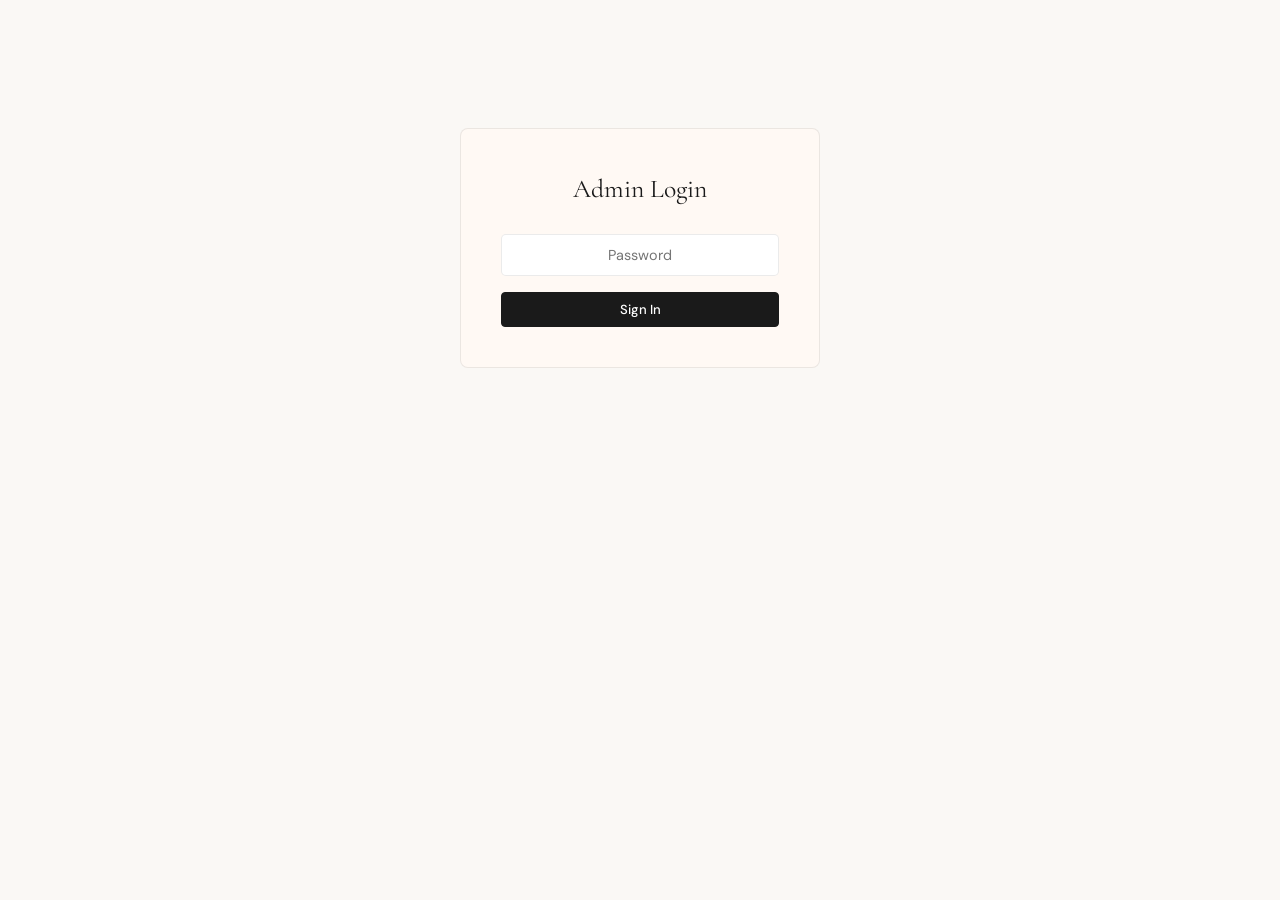
<file: static/admin.html>
<!DOCTYPE html>
<html lang="en">
<head>
<meta charset="UTF-8">
<meta name="viewport" content="width=device-width, initial-scale=1.0">
<title>Admin — Gallery Catalog</title>
<link rel="icon" type="image/png" sizes="32x32" href="/static/favicon-32.png">
<link rel="icon" type="image/png" sizes="483x483" href="/static/favicon.png">
<link rel="apple-touch-icon" sizes="180x180" href="/static/apple-touch-icon.png">
<link rel="preconnect" href="https://fonts.googleapis.com">
<link href="https://fonts.googleapis.com/css2?family=Cormorant+Garamond:ital,wght@0,400;0,600;1,400&family=DM+Sans:wght@400;500;600&display=swap" rel="stylesheet">
<style>
*,*::before,*::after{margin:0;padding:0;box-sizing:border-box}
:root{
  --ink:#1a1a1a;
  --cream:#faf8f5;
  --warm-white:#fff9f4;
  --muted:#8a8580;
  --accent:#c44b2b;
  --gold:#b8943e;
  --border:rgba(0,0,0,.08);
  --serif:'Cormorant Garamond',Georgia,serif;
  --sans:'DM Sans','Helvetica Neue',sans-serif;
  --green:#3a8a4a;
  --blue:#4a6e8a;
  --radius:8px;
}
html{font-size:16px}
body{font-family:var(--sans);color:var(--ink);background:var(--cream);line-height:1.6;-webkit-font-smoothing:antialiased}

/* Layout */
.admin-shell{max-width:1100px;margin:0 auto;padding:2rem}
.admin-header{
  display:flex;align-items:center;justify-content:space-between;
  margin-bottom:2.5rem;padding-bottom:1.5rem;
  border-bottom:1px solid var(--border);
}
.admin-header h1{font-family:var(--serif);font-size:2rem;font-weight:400}
.admin-header h1 span{color:var(--accent)}
.admin-header-actions{display:flex;gap:.75rem;align-items:center}
.btn{
  padding:.5rem 1.2rem;border:1px solid var(--border);border-radius:4px;
  background:#fff;font-family:var(--sans);font-size:.82rem;font-weight:500;
  cursor:pointer;transition:all .15s;color:var(--ink);text-decoration:none;
}
.btn:hover{border-color:var(--ink)}
.btn-danger{color:var(--accent);border-color:rgba(196,75,43,.2)}
.btn-danger:hover{background:rgba(196,75,43,.05);border-color:var(--accent)}
.btn-solid{background:var(--ink);color:#fff;border-color:var(--ink)}
.btn-solid:hover{background:var(--accent);border-color:var(--accent)}

/* Login */
.login-card{
  max-width:360px;margin:8rem auto;
  padding:2.5rem;background:var(--warm-white);
  border:1px solid var(--border);border-radius:var(--radius);
  text-align:center;
}
.login-card h2{font-family:var(--serif);font-size:1.6rem;font-weight:400;margin-bottom:1.5rem}
.login-card input{
  width:100%;padding:.7rem 1rem;margin-bottom:1rem;
  border:1px solid var(--border);border-radius:5px;
  font-family:var(--sans);font-size:.9rem;
  text-align:center;
}
.login-card input:focus{outline:none;border-color:var(--accent);box-shadow:0 0 0 2px rgba(196,75,43,.1)}
.login-error{color:var(--accent);font-size:.82rem;margin-bottom:.75rem;display:none}

/* Stats */
.stats-row{
  display:grid;grid-template-columns:repeat(auto-fit,minmax(140px,1fr));
  gap:1rem;margin-bottom:2.5rem;
}
.stat-card{
  padding:1.2rem 1rem;background:var(--warm-white);
  border:1px solid var(--border);border-radius:var(--radius);
  text-align:center;
}
.stat-card .stat-num{font-size:1.8rem;font-weight:600;line-height:1.2}
.stat-card .stat-label{font-size:.72rem;text-transform:uppercase;letter-spacing:.08em;color:var(--muted);margin-top:.25rem}
.stat-card.pending .stat-num{color:var(--gold)}
.stat-card.reviewed .stat-num{color:var(--blue)}
.stat-card.fulfilled .stat-num{color:var(--green)}

/* Filters */
.filter-row{
  display:flex;gap:.5rem;margin-bottom:1.5rem;flex-wrap:wrap;
}
.filter-btn{
  padding:.4rem 1rem;border:1px solid var(--border);border-radius:2rem;
  background:transparent;font-family:var(--sans);font-size:.78rem;font-weight:500;
  cursor:pointer;transition:all .15s;color:var(--muted);
}
.filter-btn:hover{border-color:var(--ink);color:var(--ink)}
.filter-btn.active{background:var(--ink);color:#fff;border-color:var(--ink)}

/* Request List */
.request-list{display:flex;flex-direction:column;gap:.75rem}
.request-card{
  background:var(--warm-white);border:1px solid var(--border);
  border-radius:var(--radius);overflow:hidden;
  transition:box-shadow .15s;
}
.request-card:hover{box-shadow:0 2px 8px rgba(0,0,0,.06)}
.request-card-header{
  display:grid;grid-template-columns:1fr auto auto;
  align-items:center;gap:1rem;
  padding:1rem 1.25rem;cursor:pointer;
}
.request-card-header:hover{background:rgba(0,0,0,.01)}
.request-name{font-weight:600;font-size:.92rem}
.request-email{font-size:.8rem;color:var(--muted)}
.request-date{font-size:.78rem;color:var(--muted);white-space:nowrap}
.status-badge{
  font-size:.7rem;font-weight:600;letter-spacing:.06em;text-transform:uppercase;
  padding:.3rem .8rem;border-radius:2rem;white-space:nowrap;
}
.status-badge.pending{background:rgba(184,148,62,.12);color:var(--gold)}
.status-badge.reviewed{background:rgba(74,110,138,.12);color:var(--blue)}
.status-badge.fulfilled{background:rgba(58,138,74,.12);color:var(--green)}
.status-badge.archived{background:rgba(0,0,0,.06);color:var(--muted)}

/* Expanded detail */
.request-detail{
  display:none;
  padding:0 1.25rem 1.25rem;
  border-top:1px solid var(--border);
}
.request-card.expanded .request-detail{display:block}
.detail-section{margin-top:1rem}
.detail-section h4{
  font-size:.72rem;text-transform:uppercase;letter-spacing:.08em;
  color:var(--muted);margin-bottom:.5rem;
}
.detail-items{
  border:1px solid var(--border);border-radius:6px;overflow:hidden;
}
.detail-items table{width:100%;border-collapse:collapse;font-size:.84rem}
.detail-items th{
  background:var(--ink);color:#fff;
  padding:.5rem .8rem;text-align:left;
  font-size:.7rem;text-transform:uppercase;letter-spacing:.06em;font-weight:500;
}
.detail-items td{padding:.5rem .8rem;border-bottom:1px solid var(--border)}
.detail-items tr:last-child td{border-bottom:none}
.detail-items tbody tr:nth-child(even){background:rgba(0,0,0,.02)}
.detail-notes{
  font-size:.85rem;color:var(--muted);
  background:rgba(0,0,0,.02);padding:.75rem 1rem;
  border-radius:6px;margin-top:.5rem;
  font-style:italic;white-space:pre-wrap;
}
.detail-contact{
  display:grid;grid-template-columns:repeat(auto-fill,minmax(180px,1fr));
  gap:.5rem;font-size:.85rem;
}
.detail-contact dt{font-size:.7rem;text-transform:uppercase;letter-spacing:.08em;color:var(--muted)}
.detail-contact dd{font-weight:500}

/* Admin actions */
.detail-actions{
  display:flex;gap:.5rem;align-items:center;flex-wrap:wrap;
  margin-top:1.25rem;padding-top:1rem;
  border-top:1px solid var(--border);
}
.detail-actions select{
  padding:.4rem .8rem;border:1px solid var(--border);border-radius:5px;
  font-family:var(--sans);font-size:.82rem;
}
.admin-notes-input{
  flex:1;min-width:200px;
  padding:.4rem .8rem;border:1px solid var(--border);border-radius:5px;
  font-family:var(--sans);font-size:.82rem;
}
.admin-notes-input:focus{outline:none;border-color:var(--accent)}

/* Empty state */
.empty-state{
  text-align:center;padding:4rem 2rem;color:var(--muted);
}
.empty-state h3{font-family:var(--serif);font-size:1.4rem;font-weight:400;margin-bottom:.5rem;color:var(--ink)}

/* Responsive */
@media(max-width:768px){
  .admin-shell{padding:1.5rem}
  .request-card-header{grid-template-columns:1fr;gap:.35rem}
  .detail-actions{flex-direction:column;align-items:stretch}
  .admin-notes-input{min-width:0}
}
</style>
</head>
<body>

<!-- LOGIN -->
<div id="loginView">
  <div class="login-card">
    <h2>Admin Login</h2>
    <p class="login-error" id="loginError">Invalid password. Please try again.</p>
    <form id="loginForm">
      <input type="password" id="loginPassword" placeholder="Password" required autocomplete="current-password">
      <button type="submit" class="btn btn-solid" style="width:100%">Sign In</button>
    </form>
  </div>
</div>

<!-- DASHBOARD (hidden until auth) -->
<div id="dashboardView" style="display:none">
  <div class="admin-shell">
    <header class="admin-header">
      <h1>Invoice <span>Requests</span></h1>
      <div class="admin-header-actions">
        <a href="/" class="btn">Back to Catalog</a>
        <button class="btn btn-danger" id="logoutBtn">Logout</button>
      </div>
    </header>

    <div class="stats-row" id="statsRow">
      <div class="stat-card"><div class="stat-num" id="statTotal">-</div><div class="stat-label">Total</div></div>
      <div class="stat-card pending"><div class="stat-num" id="statPending">-</div><div class="stat-label">Pending</div></div>
      <div class="stat-card reviewed"><div class="stat-num" id="statReviewed">-</div><div class="stat-label">Reviewed</div></div>
      <div class="stat-card fulfilled"><div class="stat-num" id="statFulfilled">-</div><div class="stat-label">Fulfilled</div></div>
      <div class="stat-card"><div class="stat-num" id="statItems">-</div><div class="stat-label">Total Items</div></div>
    </div>

    <div class="filter-row">
      <button class="filter-btn active" data-filter="">All</button>
      <button class="filter-btn" data-filter="pending">Pending</button>
      <button class="filter-btn" data-filter="reviewed">Reviewed</button>
      <button class="filter-btn" data-filter="fulfilled">Fulfilled</button>
      <button class="filter-btn" data-filter="archived">Archived</button>
    </div>

    <div class="request-list" id="requestList">
      <div class="empty-state">
        <h3>No requests yet</h3>
        <p>Invoice requests from the catalog will appear here.</p>
      </div>
    </div>
  </div>
</div>

<script>
const API = '/api';
let authToken = sessionStorage.getItem('admin_token') || '';
let currentFilter = '';

// --- Auth ---

async function apiCall(path, options = {}) {
  const headers = { 'Content-Type': 'application/json', ...options.headers };
  if (authToken) headers['Authorization'] = `Bearer ${authToken}`;
  const res = await fetch(`${API}${path}`, { ...options, headers });
  if (res.status === 401) {
    sessionStorage.removeItem('admin_token');
    authToken = '';
    showLogin();
    throw new Error('Session expired');
  }
  if (!res.ok) {
    const err = await res.json().catch(() => ({}));
    throw new Error(err.detail || 'Request failed');
  }
  return res.json();
}

function showLogin() {
  document.getElementById('loginView').style.display = '';
  document.getElementById('dashboardView').style.display = 'none';
}

function showDashboard() {
  document.getElementById('loginView').style.display = 'none';
  document.getElementById('dashboardView').style.display = '';
  loadStats();
  loadRequests();
}

document.getElementById('loginForm').addEventListener('submit', async (e) => {
  e.preventDefault();
  const pw = document.getElementById('loginPassword').value;
  try {
    const data = await apiCall('/auth/login', {
      method: 'POST',
      body: JSON.stringify({ password: pw })
    });
    authToken = data.token;
    sessionStorage.setItem('admin_token', authToken);
    document.getElementById('loginError').style.display = 'none';
    showDashboard();
  } catch {
    document.getElementById('loginError').style.display = '';
  }
});

document.getElementById('logoutBtn').addEventListener('click', async () => {
  try { await apiCall('/auth/logout', { method: 'POST' }); } catch {}
  sessionStorage.removeItem('admin_token');
  authToken = '';
  showLogin();
});

// --- Stats ---

async function loadStats() {
  try {
    const s = await apiCall('/stats');
    document.getElementById('statTotal').textContent = s.total_requests;
    document.getElementById('statPending').textContent = s.pending;
    document.getElementById('statReviewed').textContent = s.reviewed;
    document.getElementById('statFulfilled').textContent = s.fulfilled;
    document.getElementById('statItems').textContent = s.total_items;
  } catch {}
}

// --- Filters ---

document.querySelector('.filter-row').addEventListener('click', (e) => {
  const btn = e.target.closest('.filter-btn');
  if (!btn) return;
  document.querySelectorAll('.filter-btn').forEach(b => b.classList.remove('active'));
  btn.classList.add('active');
  currentFilter = btn.dataset.filter;
  loadRequests();
});

// --- Requests ---

async function loadRequests() {
  const list = document.getElementById('requestList');
  try {
    const params = currentFilter ? `?status=${currentFilter}` : '';
    const data = await apiCall(`/requests${params}`);

    if (data.requests.length === 0) {
      list.innerHTML = `
        <div class="empty-state">
          <h3>No ${currentFilter || ''} requests</h3>
          <p>Invoice requests from the catalog will appear here.</p>
        </div>`;
      return;
    }

    list.innerHTML = data.requests.map(r => renderRequestCard(r)).join('');
    // Attach expand listeners
    list.querySelectorAll('.request-card-header').forEach(h => {
      h.addEventListener('click', () => h.closest('.request-card').classList.toggle('expanded'));
    });
    // Attach action listeners
    list.querySelectorAll('.save-status-btn').forEach(btn => {
      btn.addEventListener('click', async () => {
        const card = btn.closest('.request-card');
        const id = card.dataset.id;
        const status = card.querySelector('.status-select').value;
        const notes = card.querySelector('.admin-notes-input').value;
        try {
          await apiCall(`/requests/${id}`, {
            method: 'PATCH',
            body: JSON.stringify({ status, admin_notes: notes || null })
          });
          loadStats();
          loadRequests();
        } catch (err) { alert(err.message); }
      });
    });
    list.querySelectorAll('.delete-btn').forEach(btn => {
      btn.addEventListener('click', async () => {
        if (!confirm('Delete this request permanently?')) return;
        const id = btn.closest('.request-card').dataset.id;
        try {
          await apiCall(`/requests/${id}`, { method: 'DELETE' });
          loadStats();
          loadRequests();
        } catch (err) { alert(err.message); }
      });
    });
  } catch {}
}

function renderRequestCard(r) {
  const date = new Date(r.created_at + 'Z').toLocaleDateString('en-US', {
    month: 'short', day: 'numeric', year: 'numeric', hour: 'numeric', minute: '2-digit'
  });
  const itemCount = r.items.reduce((sum, i) => sum + i.quantity, 0);
  const itemRows = r.items.map(i => `
    <tr>
      <td>${esc(i.art_name)}</td>
      <td>${esc(i.product_type)}</td>
      <td>${esc(i.size)}</td>
      <td style="text-align:center">${i.quantity}</td>
    </tr>`).join('');

  let contactHTML = `<dt>Name</dt><dd>${esc(r.name)}</dd><dt>Email</dt><dd>${esc(r.email)}</dd>`;
  if (r.phone) contactHTML += `<dt>Phone</dt><dd>${esc(r.phone)}</dd>`;
  if (r.company) contactHTML += `<dt>Company</dt><dd>${esc(r.company)}</dd>`;

  return `
    <div class="request-card" data-id="${r.id}">
      <div class="request-card-header">
        <div>
          <div class="request-name">${esc(r.name)} <span style="font-weight:400;color:var(--muted);font-size:.82rem">&middot; ${itemCount} item${itemCount !== 1 ? 's' : ''}</span></div>
          <div class="request-email">${esc(r.email)}</div>
        </div>
        <span class="status-badge ${r.status}">${r.status}</span>
        <span class="request-date">${date}</span>
      </div>
      <div class="request-detail">
        <div class="detail-section">
          <h4>Contact</h4>
          <dl class="detail-contact">${contactHTML}</dl>
        </div>
        <div class="detail-section">
          <h4>Items</h4>
          <div class="detail-items">
            <table>
              <thead><tr><th>Artwork</th><th>Product</th><th>Size</th><th style="text-align:center">Qty</th></tr></thead>
              <tbody>${itemRows}</tbody>
            </table>
          </div>
        </div>
        ${r.notes ? `<div class="detail-section"><h4>Customer Notes</h4><div class="detail-notes">${esc(r.notes)}</div></div>` : ''}
        ${r.admin_notes ? `<div class="detail-section"><h4>Admin Notes</h4><div class="detail-notes">${esc(r.admin_notes)}</div></div>` : ''}
        <div class="detail-actions">
          <select class="status-select" aria-label="Update status">
            <option value="pending"${r.status==='pending'?' selected':''}>Pending</option>
            <option value="reviewed"${r.status==='reviewed'?' selected':''}>Reviewed</option>
            <option value="fulfilled"${r.status==='fulfilled'?' selected':''}>Fulfilled</option>
            <option value="archived"${r.status==='archived'?' selected':''}>Archived</option>
          </select>
          <input class="admin-notes-input" type="text" placeholder="Admin notes..." value="${esc(r.admin_notes || '')}">
          <button class="btn btn-solid save-status-btn">Save</button>
          <button class="btn btn-danger delete-btn">Delete</button>
        </div>
      </div>
    </div>`;
}

function esc(str) {
  if (!str) return '';
  const d = document.createElement('div');
  d.textContent = str;
  return d.innerHTML;
}

// --- Init ---
if (authToken) {
  // Verify existing token
  apiCall('/stats').then(() => showDashboard()).catch(() => showLogin());
} else {
  showLogin();
}
</script>
</body>
</html>
</file>
<file: static/css/catalog.css>
*,*::before,*::after{margin:0;padding:0;box-sizing:border-box}
:root{
  --ink:#1a1a1a;
  --cream:#faf8f5;
  --warm-white:#fff9f4;
  --muted:#6b6560;
  --accent:#c44b2b;
  --gold:#b8943e;
  --border:rgba(0,0,0,.1);
  --serif:'Cormorant Garamond',Georgia,serif;
  --sans:'DM Sans','Helvetica Neue',sans-serif;
  --radius:8px;
  --shadow-sm:0 1px 3px rgba(0,0,0,.06);
  --shadow-md:0 4px 12px rgba(0,0,0,.08);
  --shadow-lg:0 8px 24px rgba(0,0,0,.12);
}
html{font-size:18px;scroll-behavior:smooth}
body{font-family:var(--sans);color:var(--ink);background:var(--cream);line-height:1.7;-webkit-font-smoothing:antialiased}

/* HEADER */
.header{
  display:flex;align-items:center;justify-content:space-between;
  padding:1.25rem 3rem;border-bottom:1px solid var(--border);
  background:var(--warm-white);position:sticky;top:0;z-index:100;
  backdrop-filter:blur(12px);
}
.header img{height:48px;width:auto}
.header-nav{display:flex;align-items:center;gap:2rem}
.header-nav a{
  font-size:.9rem;font-weight:500;letter-spacing:.03em;
  color:var(--muted);text-decoration:none;
  transition:color .15s ease;
}
.header-nav a:hover{color:var(--ink)}
.header-nav .nav-cta{
  background:var(--ink);color:#fff;
  padding:.55rem 1.4rem;border-radius:2rem;
  font-size:.85rem;letter-spacing:.05em;font-weight:600;
  transition:background .15s ease;
}
.header-nav .nav-cta:hover{background:var(--accent)}

/* HERO */
.hero{
  display:grid;grid-template-columns:1fr 1fr;min-height:520px;
  overflow:hidden;
}
.hero-text{
  display:flex;flex-direction:column;justify-content:center;
  padding:4rem 3.5rem;background:var(--ink);color:#fff;
}
.hero-text h1{
  font-family:var(--serif);font-size:3.4rem;font-weight:400;
  line-height:1.15;margin-bottom:1.2rem;letter-spacing:-.01em;
}
.hero-text h1 em{font-style:italic;color:var(--gold)}
.hero-text p{font-size:1.05rem;color:rgba(255,255,255,.7);max-width:440px;line-height:1.8;margin-bottom:2rem}
.hero-btn{
  display:inline-block;width:fit-content;
  padding:.85rem 2.2rem;border:1px solid rgba(255,255,255,.3);
  color:#fff;text-decoration:none;font-size:.95rem;font-weight:500;
  letter-spacing:.05em;border-radius:3px;
  transition:all .2s ease;
}
.hero-btn:hover{background:rgba(255,255,255,.1);border-color:rgba(255,255,255,.5)}
.hero-img{position:relative;overflow:hidden}
.hero-img img{width:100%;height:100%;object-fit:cover;display:block}

/* SECTION */
.catalog-section{padding:4rem 3rem}
.catalog-section + .catalog-section{border-top:1px solid var(--border)}

.section-header{
  display:grid;grid-template-columns:1fr auto;align-items:end;
  margin-bottom:2.5rem;gap:1rem;
}
.section-header h2{
  font-family:var(--serif);font-size:2.6rem;font-weight:400;
  line-height:1.2;letter-spacing:-.01em;
}
.section-header h2 span{color:var(--accent)}
.section-header .badge{
  font-size:.8rem;font-weight:600;letter-spacing:.08em;text-transform:uppercase;
  background:var(--ink);color:#fff;padding:.45rem 1.1rem;border-radius:2rem;
  white-space:nowrap;align-self:center;
}

.product-meta{
  display:flex;gap:2.5rem;margin-bottom:2rem;flex-wrap:wrap;
}
.product-meta dt{font-size:.78rem;text-transform:uppercase;letter-spacing:.1em;color:var(--muted);margin-bottom:.25rem}
.product-meta dd{font-size:1rem;font-weight:500}

/* SIZE GRID */
.size-grid{
  display:grid;
  grid-template-columns:repeat(auto-fill,minmax(120px,1fr));
  gap:10px;
}
.size-chip{
  display:flex;align-items:center;justify-content:center;
  padding:.75rem .6rem;
  border:1px solid var(--border);
  border-radius:6px;
  font-size:.95rem;
  font-weight:500;
  letter-spacing:.02em;
  background:#fff;
  transition:all .15s ease;
  cursor:default;
}
.size-chip:hover{
  border-color:var(--accent);
  color:var(--accent);
  transform:translateY(-1px);
  box-shadow:0 2px 8px rgba(196,75,43,.1);
}
.size-chip::before{
  content:'';display:inline-block;width:10px;height:10px;
  border-radius:2px;margin-right:8px;flex-shrink:0;
}
.size-chip.square::before{background:var(--gold)}
.size-chip.standard::before{background:#5a8a4a}
.size-chip.pano::before{background:#4a6e8a}

/* ORIENTATION LEGEND */
.orient-row{
  display:flex;gap:1.5rem;margin-bottom:1.5rem;flex-wrap:wrap;align-items:center;
}
.orient-dot{
  display:flex;align-items:center;gap:6px;
  font-size:.85rem;color:var(--muted);letter-spacing:.03em;
}
.orient-dot span{display:inline-block;width:10px;height:10px;border-radius:2px}
.orient-dot.square span{background:var(--gold)}
.orient-dot.standard span{background:#5a8a4a}
.orient-dot.pano span{background:#4a6e8a}

/* ART PREVIEW */
.art-row{
  display:grid;grid-template-columns:200px 1fr;gap:2rem;
  align-items:start;margin-top:2.5rem;
  padding:1.5rem;background:var(--warm-white);border-radius:10px;
  border:1px solid var(--border);
}
.art-row img{width:100%;border-radius:6px;display:block}
.art-row-text h3{font-family:var(--serif);font-size:1.5rem;font-weight:400;margin-bottom:.5rem}
.art-row-text p{font-size:.95rem;color:var(--muted);line-height:1.7}

/* QUICK REF TABLE */
.quickref{
  margin-top:3rem;
  border:1px solid var(--border);border-radius:10px;overflow:hidden;
}
.quickref table{width:100%;border-collapse:collapse;font-size:.95rem}
.quickref thead{background:var(--ink);color:#fff}
.quickref th{padding:.9rem 1.1rem;text-align:left;font-weight:500;font-size:.82rem;letter-spacing:.06em;text-transform:uppercase}
.quickref td{padding:.7rem 1.1rem;border-bottom:1px solid var(--border)}
.quickref tr:last-child td{border-bottom:none}
.quickref tbody tr:nth-child(even){background:rgba(0,0,0,.02)}
.check{color:var(--accent);font-weight:700;font-size:1.1rem}
.dash{color:var(--border);font-size:1.1rem}

/* ===========================
   INVOICE REQUEST SECTION
   =========================== */
.request-section{
  background:var(--warm-white);
  border-top:2px solid var(--accent);
}
.request-intro{
  font-size:1.05rem;color:var(--muted);
  max-width:640px;line-height:1.8;margin-bottom:2.5rem;
}

/* Art Selection Grid */
.art-grid{
  display:grid;
  grid-template-columns:repeat(auto-fill,minmax(180px,1fr));
  gap:1.25rem;
  margin-bottom:2rem;
}
.art-card{
  position:relative;
  background:none;border:2px solid transparent;
  border-radius:var(--radius);overflow:hidden;
  cursor:pointer;padding:0;
  transition:all .2s ease;
  text-align:center;
  font-family:inherit;
}
.art-card:hover{
  border-color:var(--border);
  transform:translateY(-2px);
  box-shadow:var(--shadow-md);
}
.art-card.selected{
  border-color:var(--accent);
  box-shadow:0 0 0 1px var(--accent),var(--shadow-md);
}
.art-card-img{
  position:relative;
  aspect-ratio:1;
  overflow:hidden;
  background:var(--cream);
}
.art-card-img img{
  width:100%;height:100%;object-fit:cover;
  display:block;
  transition:transform .3s ease;
}
.art-card:hover .art-card-img img{transform:scale(1.04)}
.art-card-check{
  position:absolute;top:10px;right:10px;
  width:36px;height:36px;
  background:var(--accent);color:#fff;
  border-radius:50%;
  display:flex;align-items:center;justify-content:center;
  opacity:0;transform:scale(.6);
  transition:all .2s ease;
}
.art-card.selected .art-card-check{opacity:1;transform:scale(1)}
.art-card-name{
  display:block;
  padding:.7rem .5rem;
  font-size:.92rem;font-weight:500;
  color:var(--ink);
  letter-spacing:.02em;
}
.art-card.selected .art-card-name{color:var(--accent);font-weight:600}

/* ===========================
   PER-ART SELECTION BLOCKS
   =========================== */
.art-selections{
  display:flex;flex-direction:column;gap:1.5rem;
}
.art-selection{
  background:#fff;
  border:1px solid var(--border);
  border-radius:var(--radius);
  overflow:hidden;
  animation:fadeSlideIn .3s ease;
}
.art-selection-header{
  display:flex;align-items:center;gap:1rem;
  padding:1rem 1.25rem;
  background:rgba(0,0,0,.02);
  border-bottom:1px solid var(--border);
}
.art-selection-thumb{
  width:56px;height:56px;
  border-radius:6px;object-fit:cover;
  flex-shrink:0;
}
.art-selection-name{
  font-family:var(--serif);font-size:1.3rem;font-weight:400;
  flex:1;
}
.art-selection-remove{
  background:none;border:none;cursor:pointer;
  color:var(--muted);font-size:.85rem;font-weight:500;
  padding:.4rem .8rem;
  border-radius:4px;
  transition:all .15s;
  font-family:var(--sans);
}
.art-selection-remove:hover{color:var(--accent);background:rgba(196,75,43,.06)}

.art-selection-items{
  padding:.75rem 1.25rem 0;
  display:flex;flex-direction:column;gap:.6rem;
}
.line-item{
  display:grid;
  grid-template-columns:1fr 1fr 90px 44px;
  gap:.75rem;
  align-items:center;
  padding:.75rem 0;
  border-bottom:1px solid rgba(0,0,0,.04);
  animation:fadeSlideIn .25s ease;
}
.line-item:last-child{border-bottom:none}

.line-item select,
.line-item input[type="number"]{
  width:100%;
  padding:.65rem .75rem;
  border:1px solid var(--border);
  border-radius:5px;
  font-family:var(--sans);
  font-size:.95rem;
  background:#fff;
  color:var(--ink);
  transition:border-color .15s;
  min-height:48px;
}
.line-item select:focus,
.line-item input[type="number"]:focus{
  outline:none;
  border-color:var(--accent);
  box-shadow:0 0 0 2px rgba(196,75,43,.1);
}
.line-item input[type="number"]{
  text-align:center;
  -moz-appearance:textfield;
}
.line-item input[type="number"]::-webkit-inner-spin-button{-webkit-appearance:none}
.line-item-remove{
  background:none;border:none;cursor:pointer;
  color:var(--muted);font-size:1.4rem;
  padding:4px;transition:color .15s;
  font-family:var(--sans);
  display:flex;align-items:center;justify-content:center;
  min-height:48px;min-width:44px;
}
.line-item-remove:hover{color:var(--accent)}

.add-line-btn{
  display:block;
  width:100%;
  margin:0;
  padding:.75rem 1rem;
  background:none;border:none;border-top:1px dashed var(--border);
  font-family:var(--sans);font-size:.9rem;
  color:var(--muted);cursor:pointer;
  transition:all .15s;
  text-align:center;
}
.add-line-btn:hover{
  color:var(--accent);background:rgba(196,75,43,.03);
}

/* Contact Form */
.request-form{
  margin-top:2.5rem;
  animation:fadeSlideIn .3s ease;
}
.form-heading{
  font-family:var(--serif);font-size:1.6rem;font-weight:400;
  margin-bottom:1.5rem;
}
.form-grid{
  display:grid;
  grid-template-columns:1fr 1fr;
  gap:1.25rem 1.5rem;
  margin-bottom:2rem;
}
.form-field{display:flex;flex-direction:column;gap:.4rem}
.form-field.full-width{grid-column:1/-1}
.form-field label{
  font-size:.85rem;font-weight:600;letter-spacing:.04em;
  text-transform:uppercase;color:var(--muted);
}
.form-field label abbr{text-decoration:none;color:var(--accent)}
.form-field .optional{
  font-weight:400;text-transform:none;letter-spacing:0;
  font-size:.82rem;
}
.form-field input,
.form-field textarea{
  padding:.75rem 1rem;
  border:1px solid var(--border);
  border-radius:5px;
  font-family:var(--sans);
  font-size:1rem;
  color:var(--ink);
  background:#fff;
  transition:border-color .15s;
  min-height:48px;
}
.form-field input:focus,
.form-field textarea:focus{
  outline:none;
  border-color:var(--accent);
  box-shadow:0 0 0 2px rgba(196,75,43,.1);
}
.form-field textarea{resize:vertical;min-height:100px}

.submit-btn{
  display:inline-flex;align-items:center;gap:.5rem;
  padding:1rem 2.8rem;
  background:var(--ink);color:#fff;
  border:none;border-radius:4px;
  font-family:var(--sans);font-size:1rem;font-weight:600;
  letter-spacing:.03em;cursor:pointer;
  transition:background .2s ease;
  min-height:52px;
}
.submit-btn:hover{background:var(--accent)}
.submit-btn:disabled{opacity:.6;cursor:not-allowed}

/* Success State */
.request-success{
  text-align:center;
  padding:3rem 1rem;
  animation:fadeSlideIn .4s ease;
}
.success-icon{
  color:var(--accent);margin-bottom:1.5rem;
}
.request-success h3{
  font-family:var(--serif);font-size:2rem;font-weight:400;
  margin-bottom:.8rem;
}
.request-success p{
  font-size:1.05rem;color:var(--muted);
  max-width:500px;margin:0 auto 2rem;line-height:1.8;
}
.reset-btn{
  padding:.8rem 2rem;
  background:none;border:1px solid var(--border);
  border-radius:4px;
  font-family:var(--sans);font-size:.95rem;font-weight:500;
  color:var(--ink);cursor:pointer;
  transition:all .15s;
  min-height:48px;
}
.reset-btn:hover{border-color:var(--ink)}

/* FOOTER */
.footer{
  padding:3rem;background:var(--ink);color:rgba(255,255,255,.55);
  text-align:center;font-size:.9rem;
}
.footer a{color:var(--gold);text-decoration:none}

/* ANIMATIONS */
@keyframes fadeSlideIn{
  from{opacity:0;transform:translateY(10px)}
  to{opacity:1;transform:translateY(0)}
}

/* ===========================
   RESPONSIVE — TABLET
   =========================== */
@media(max-width:900px){
  html{font-size:17px}
  .art-grid{grid-template-columns:repeat(auto-fill,minmax(150px,1fr))}
  .line-item{
    grid-template-columns:1fr 1fr 80px 44px;
  }
}

/* ===========================
   RESPONSIVE — MOBILE
   =========================== */
@media(max-width:768px){
  html{font-size:16px}
  .header{padding:1rem 1.25rem}
  .header img{height:40px}
  .header-nav{gap:.8rem}
  .header-nav a:not(.nav-cta){display:none}
  .header-nav .nav-cta{padding:.5rem 1.1rem;font-size:.82rem}

  .hero{grid-template-columns:1fr;min-height:auto}
  .hero-text{padding:2.5rem 1.5rem}
  .hero-text h1{font-size:2.4rem}
  .hero-text p{font-size:1rem}
  .hero-btn{padding:.75rem 1.8rem;font-size:.9rem}
  .hero-img{max-height:300px}

  .catalog-section{padding:2.5rem 1.25rem}
  .section-header{margin-bottom:2rem}
  .section-header h2{font-size:2rem}
  .product-meta{gap:1.5rem}
  .product-meta dt{font-size:.75rem}
  .product-meta dd{font-size:.95rem}

  .art-row{grid-template-columns:1fr;gap:1.25rem}
  .size-grid{grid-template-columns:repeat(auto-fill,minmax(100px,1fr));gap:8px}

  .art-grid{grid-template-columns:repeat(auto-fill,minmax(140px,1fr));gap:1rem}
  .art-card-name{font-size:.88rem;padding:.6rem .4rem}

  .form-grid{grid-template-columns:1fr}
  .form-field input,
  .form-field textarea{font-size:16px} /* prevents iOS zoom */

  .art-selection-header{padding:.85rem 1rem}
  .art-selection-thumb{width:48px;height:48px}
  .art-selection-name{font-size:1.15rem}
  .art-selection-items{padding:.6rem 1rem 0}

  .line-item{
    grid-template-columns:1fr 1fr;
    gap:.6rem;
  }
  .line-item select{grid-column:1/-1}
  .line-item input[type="number"]{grid-column:1;justify-self:start;width:90px}
  .line-item-remove{grid-column:2;justify-self:end}

  .quickref table{font-size:.88rem}
  .quickref th{padding:.7rem .8rem;font-size:.75rem}
  .quickref td{padding:.6rem .8rem}
}

@media(max-width:500px){
  .art-grid{grid-template-columns:repeat(2,1fr);gap:.75rem}
  .hero-text h1{font-size:2rem}
}
</file>
